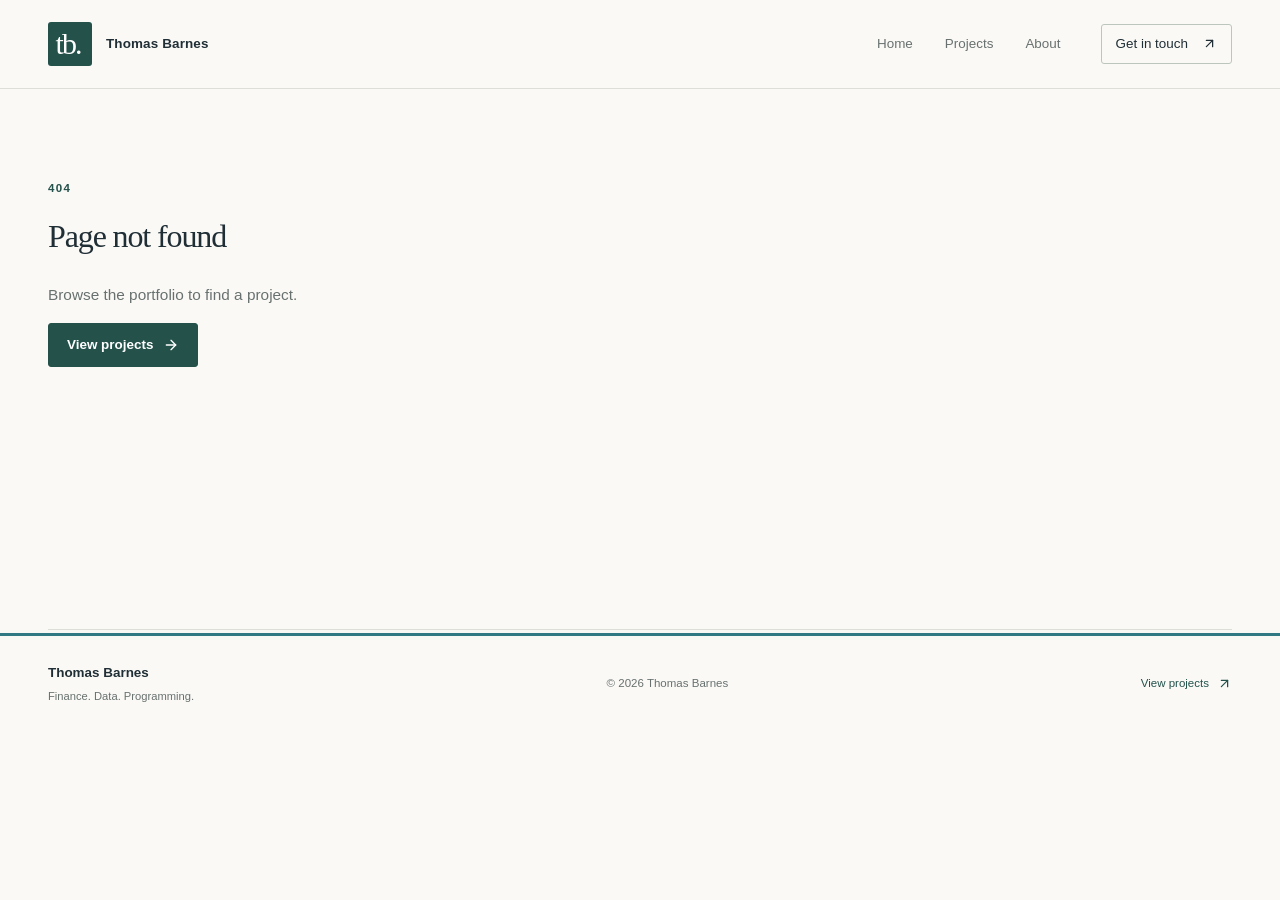
<file: index.html>
<!doctype html>
<html lang="en"><head><meta charset="UTF-8"/><meta name="viewport" content="width=device-width,initial-scale=1"/><meta name="theme-color" content="#183d3c"/><meta name="description" content="Thomas Barnes — a portfolio of financial modelling, data analysis, and programming."/><link rel="icon" href="/favicon.svg"/><title>Thomas Barnes | Portfolio</title>  <script type="module" crossorigin src="/assets/index-CCsV91L8.js"></script>
  <link rel="stylesheet" crossorigin href="/assets/index-BCvNbfky.css">
</head><body><div id="root"></div></body></html>
</file>
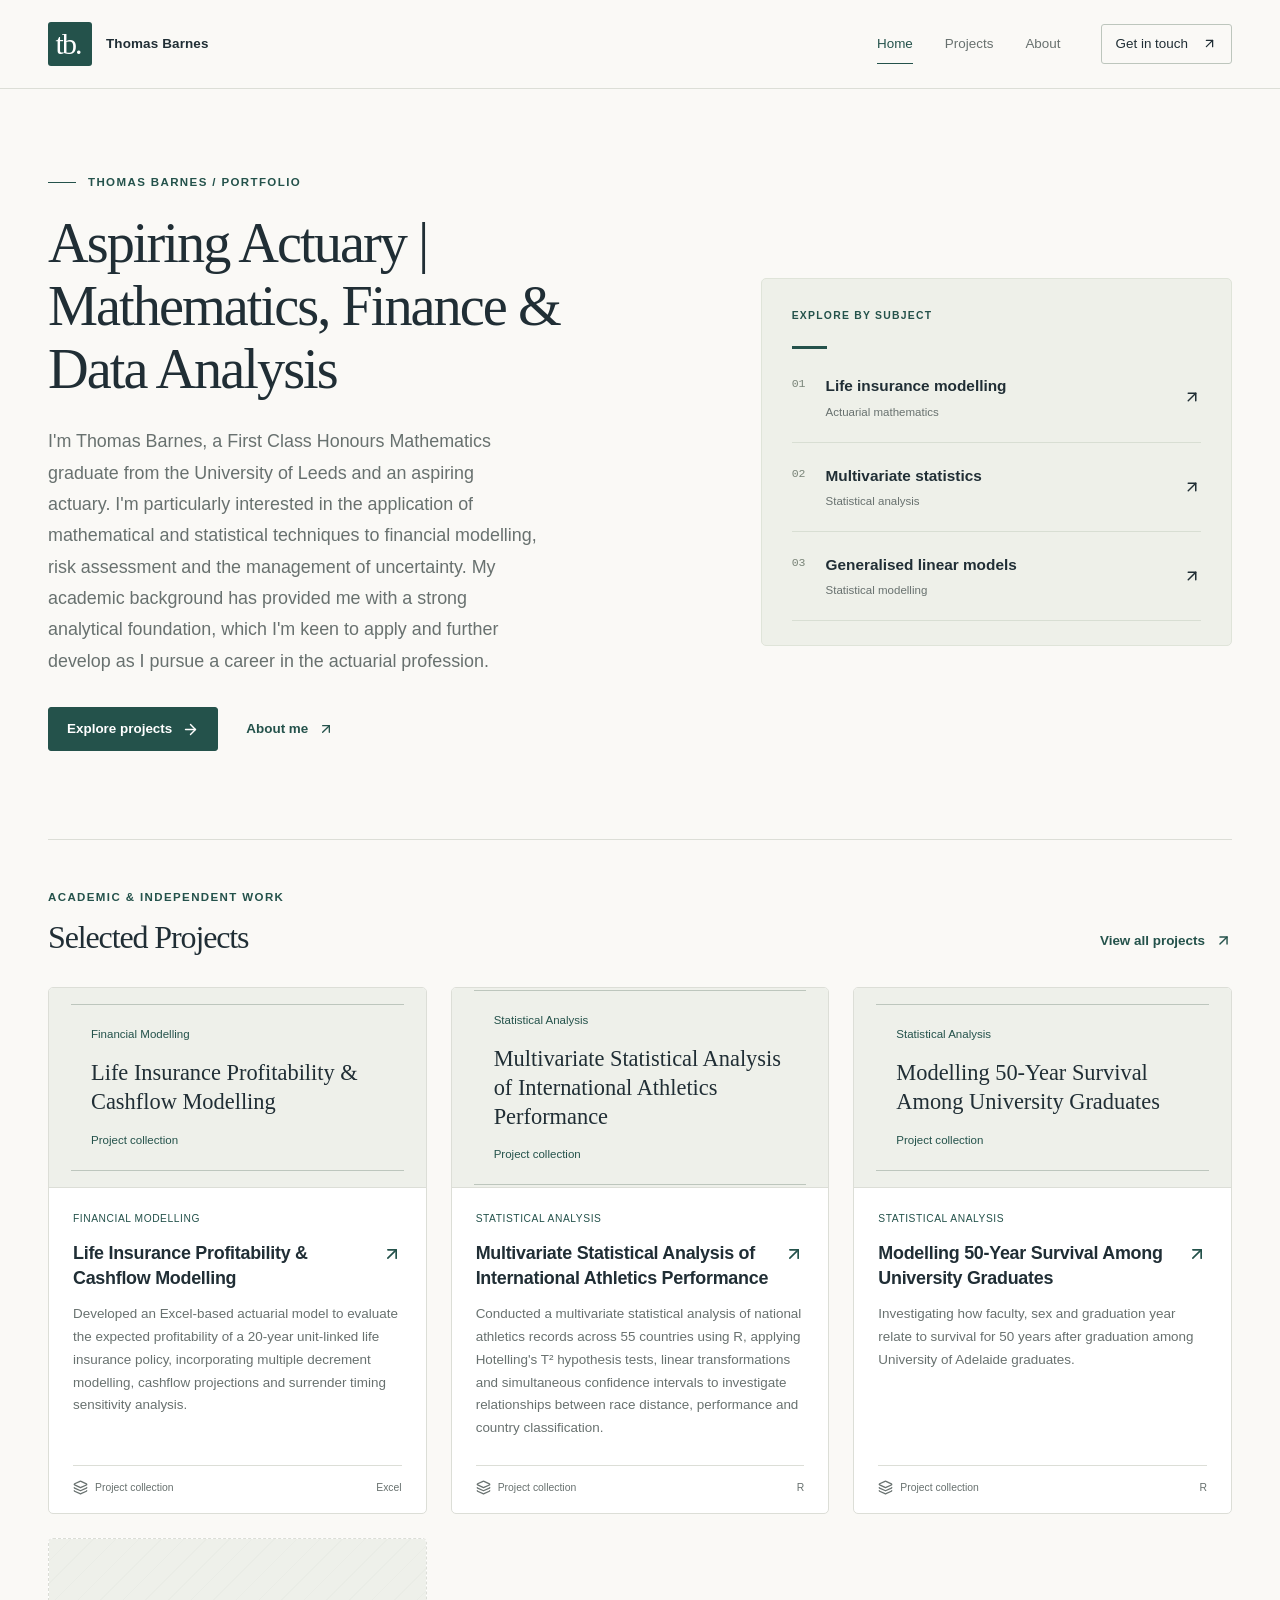
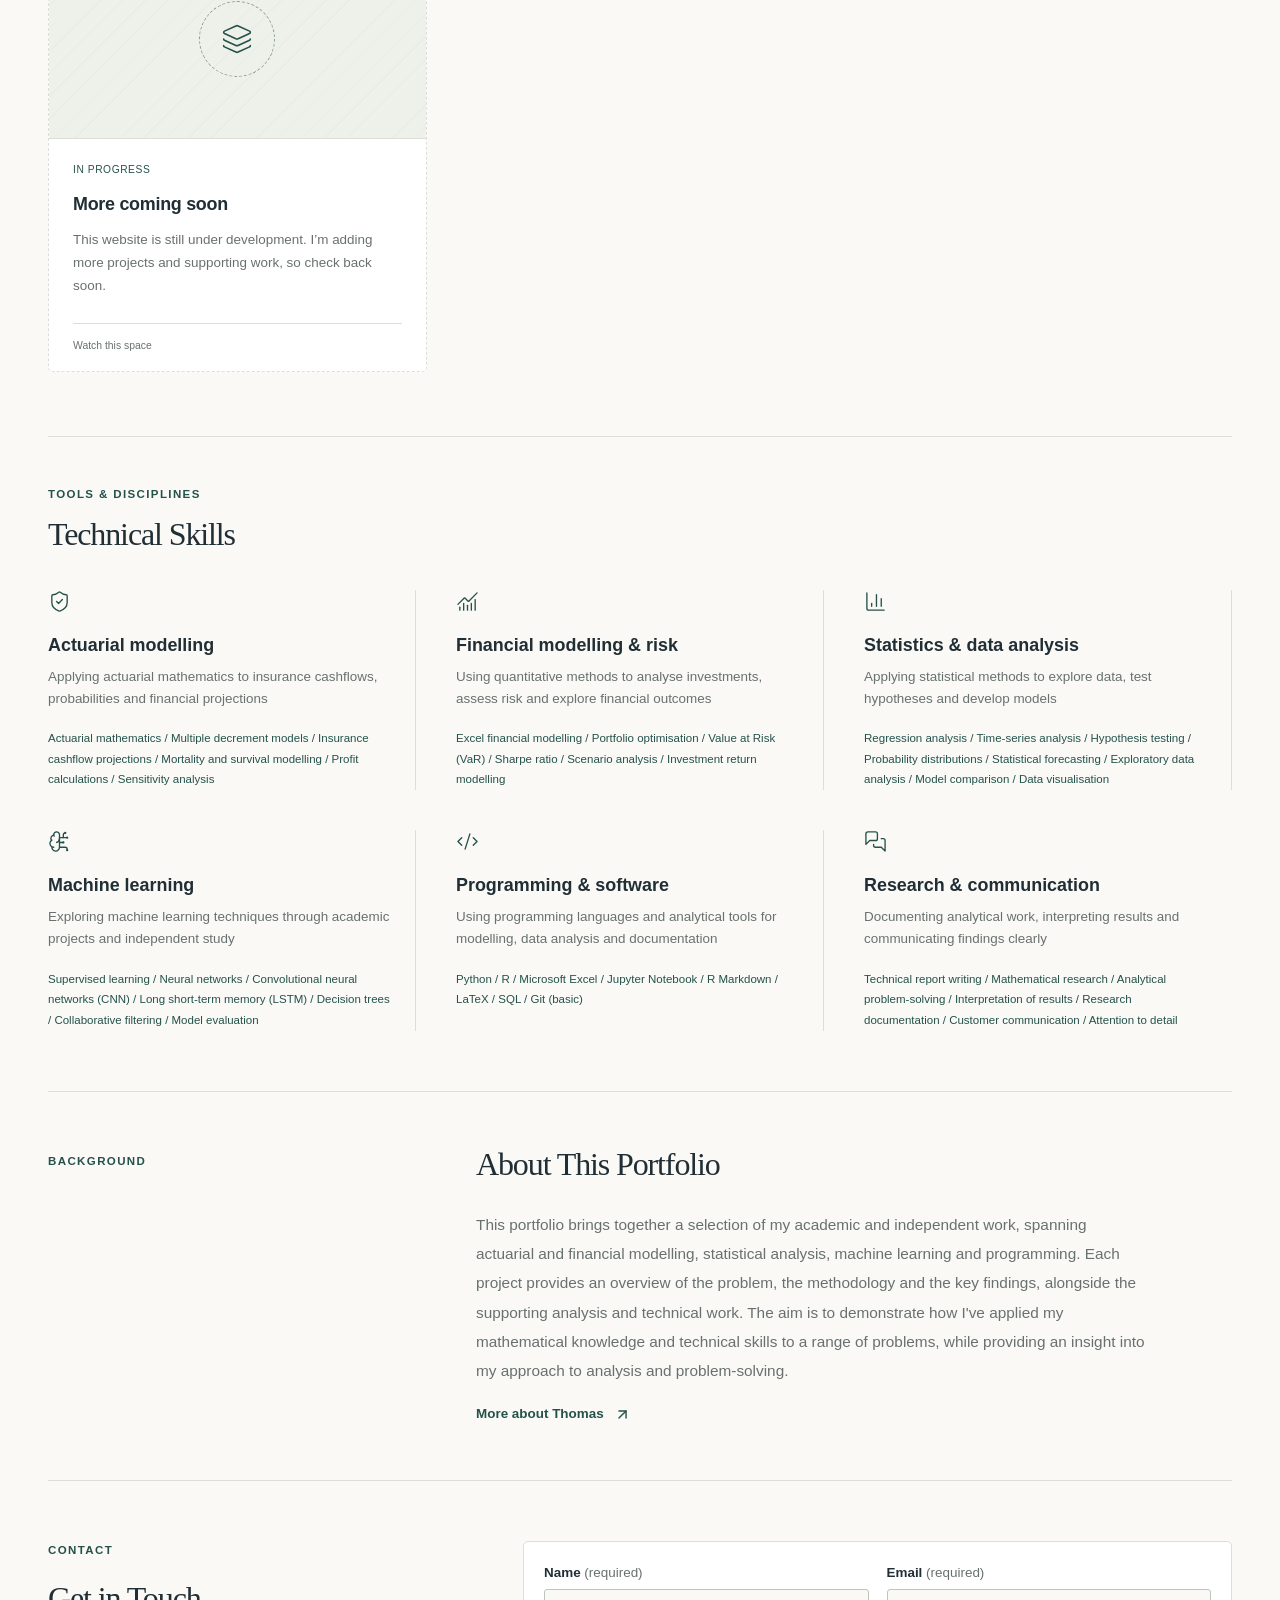
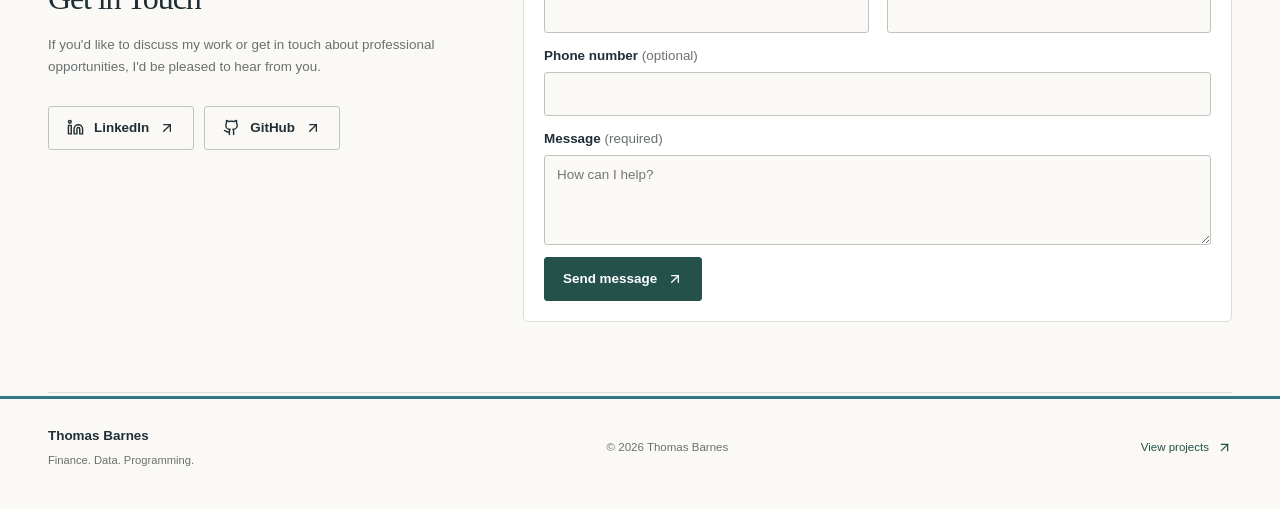
<file: cv/index.html>
<!doctype html>
<html lang="en"><head><meta charset="utf-8"><title>Redirecting to Thomas Barnes</title>
<script>location.replace("/" + location.search + location.hash)</script>
<meta http-equiv="refresh" content="0;url=/"></head>
<body><a href="/">Continue to the main site</a></body></html>
</file>
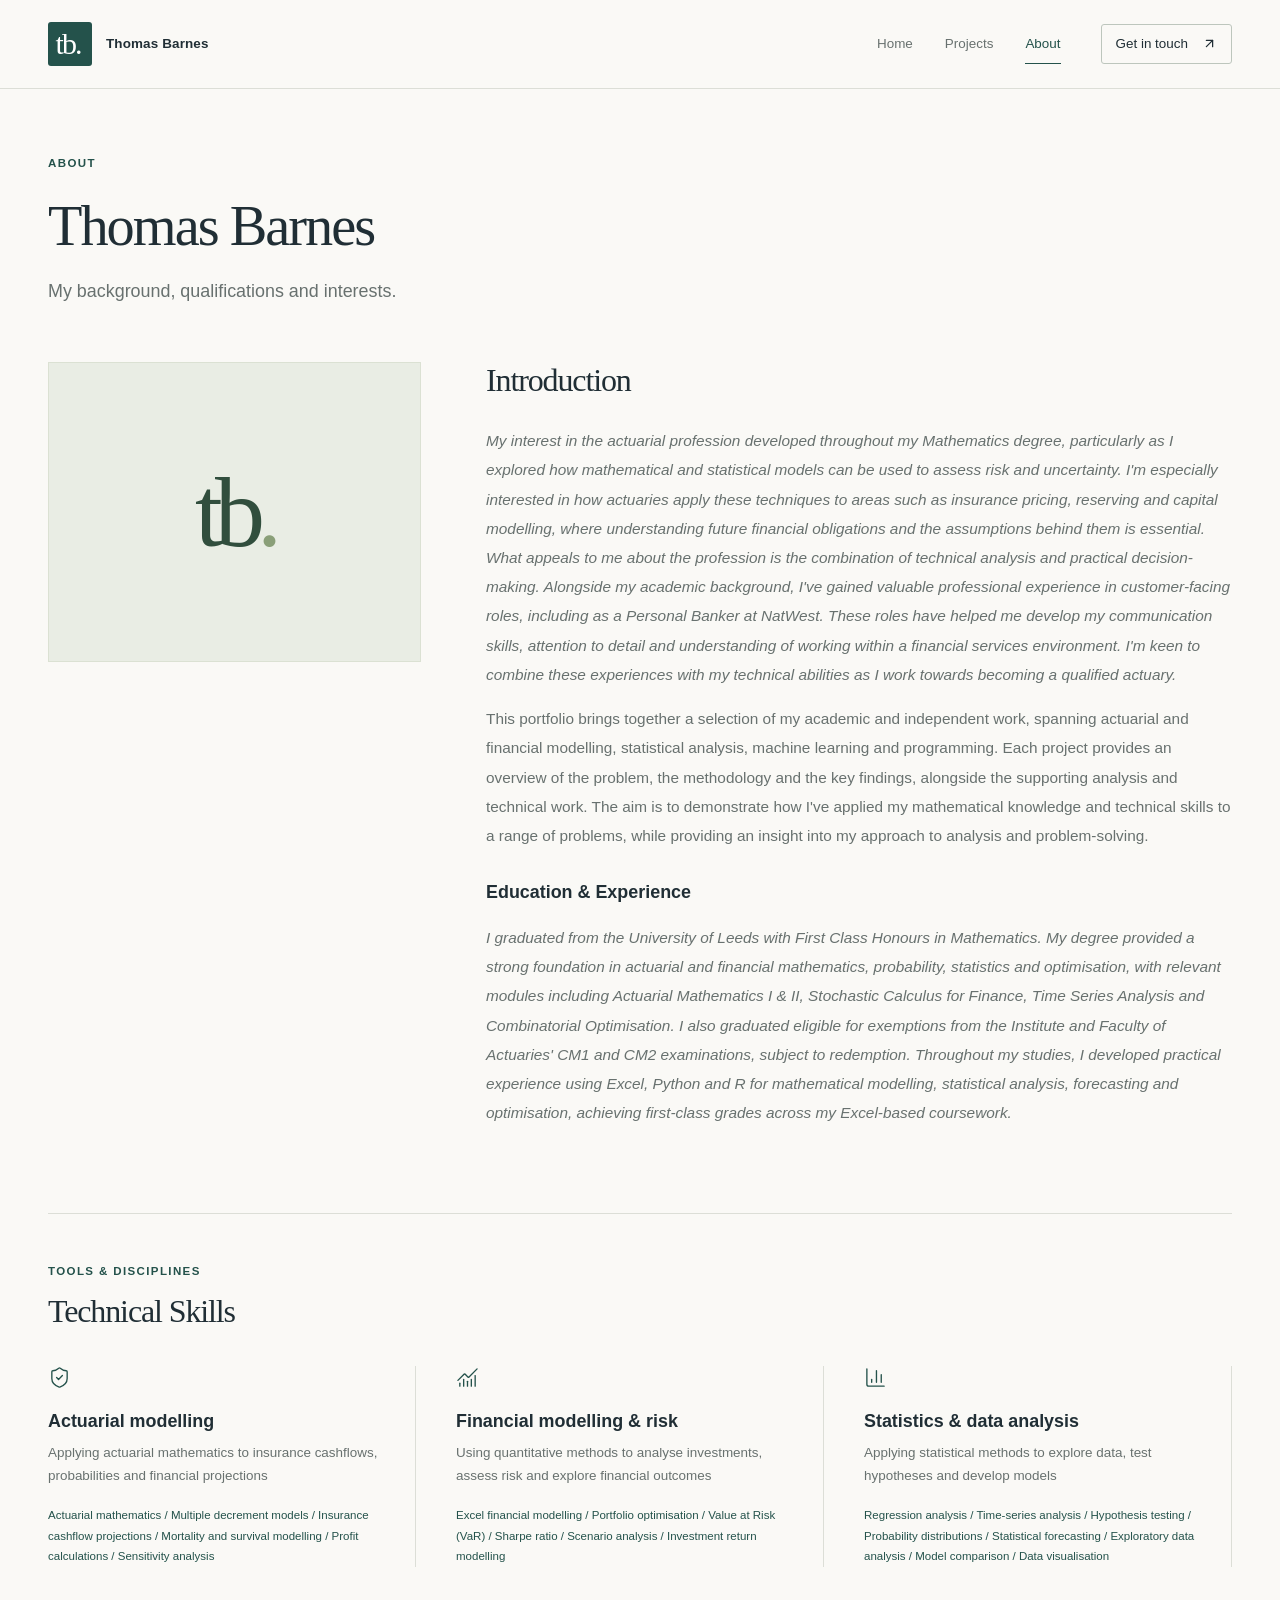
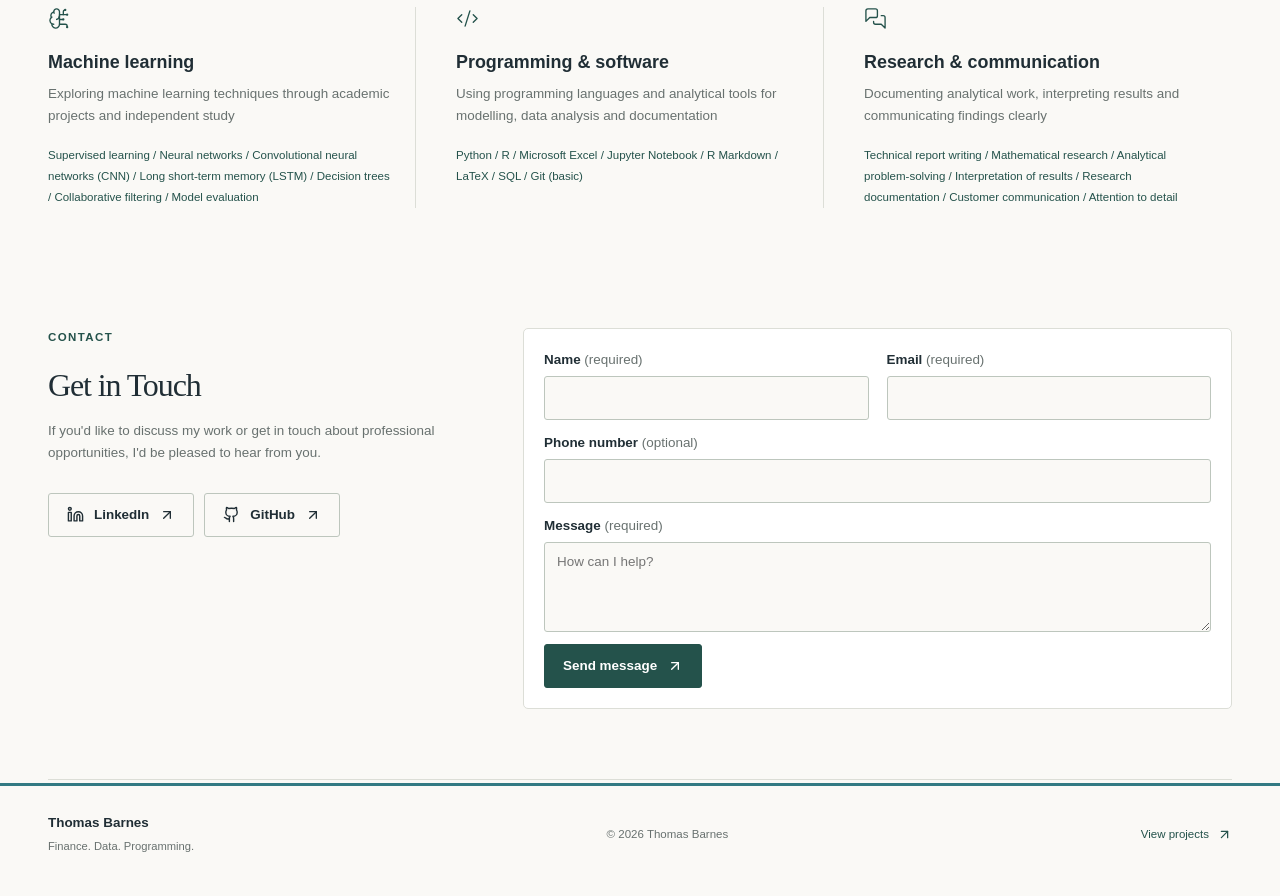
<file: cv/about/index.html>
<!doctype html>
<html lang="en"><head><meta charset="utf-8"><title>Redirecting to Thomas Barnes</title>
<script>location.replace("/about" + location.search + location.hash)</script>
<meta http-equiv="refresh" content="0;url=/about"></head>
<body><a href="/about">Continue to the main site</a></body></html>
</file>
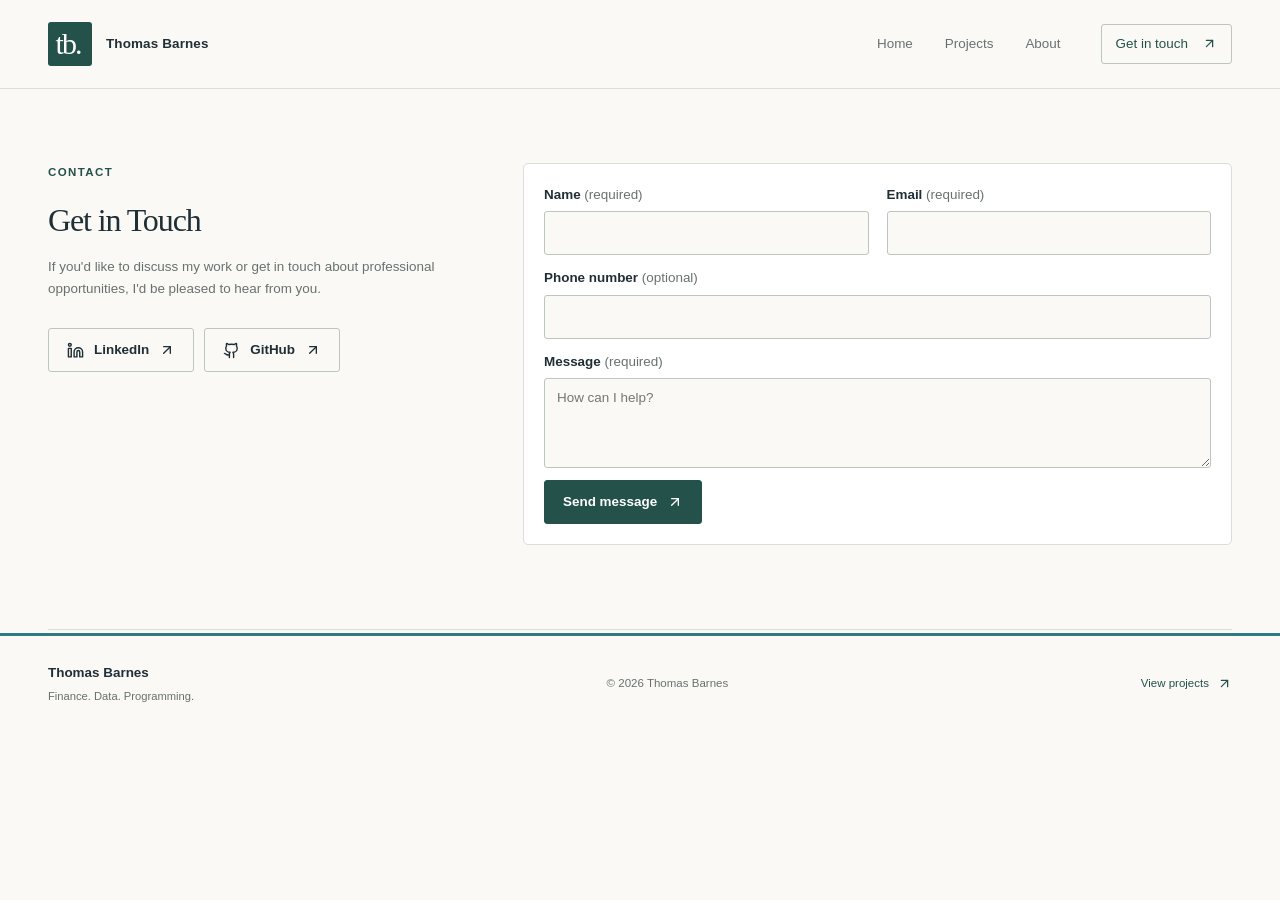
<file: cv/contact/index.html>
<!doctype html>
<html lang="en"><head><meta charset="utf-8"><title>Redirecting to Thomas Barnes</title>
<script>location.replace("/contact" + location.search + location.hash)</script>
<meta http-equiv="refresh" content="0;url=/contact"></head>
<body><a href="/contact">Continue to the main site</a></body></html>
</file>
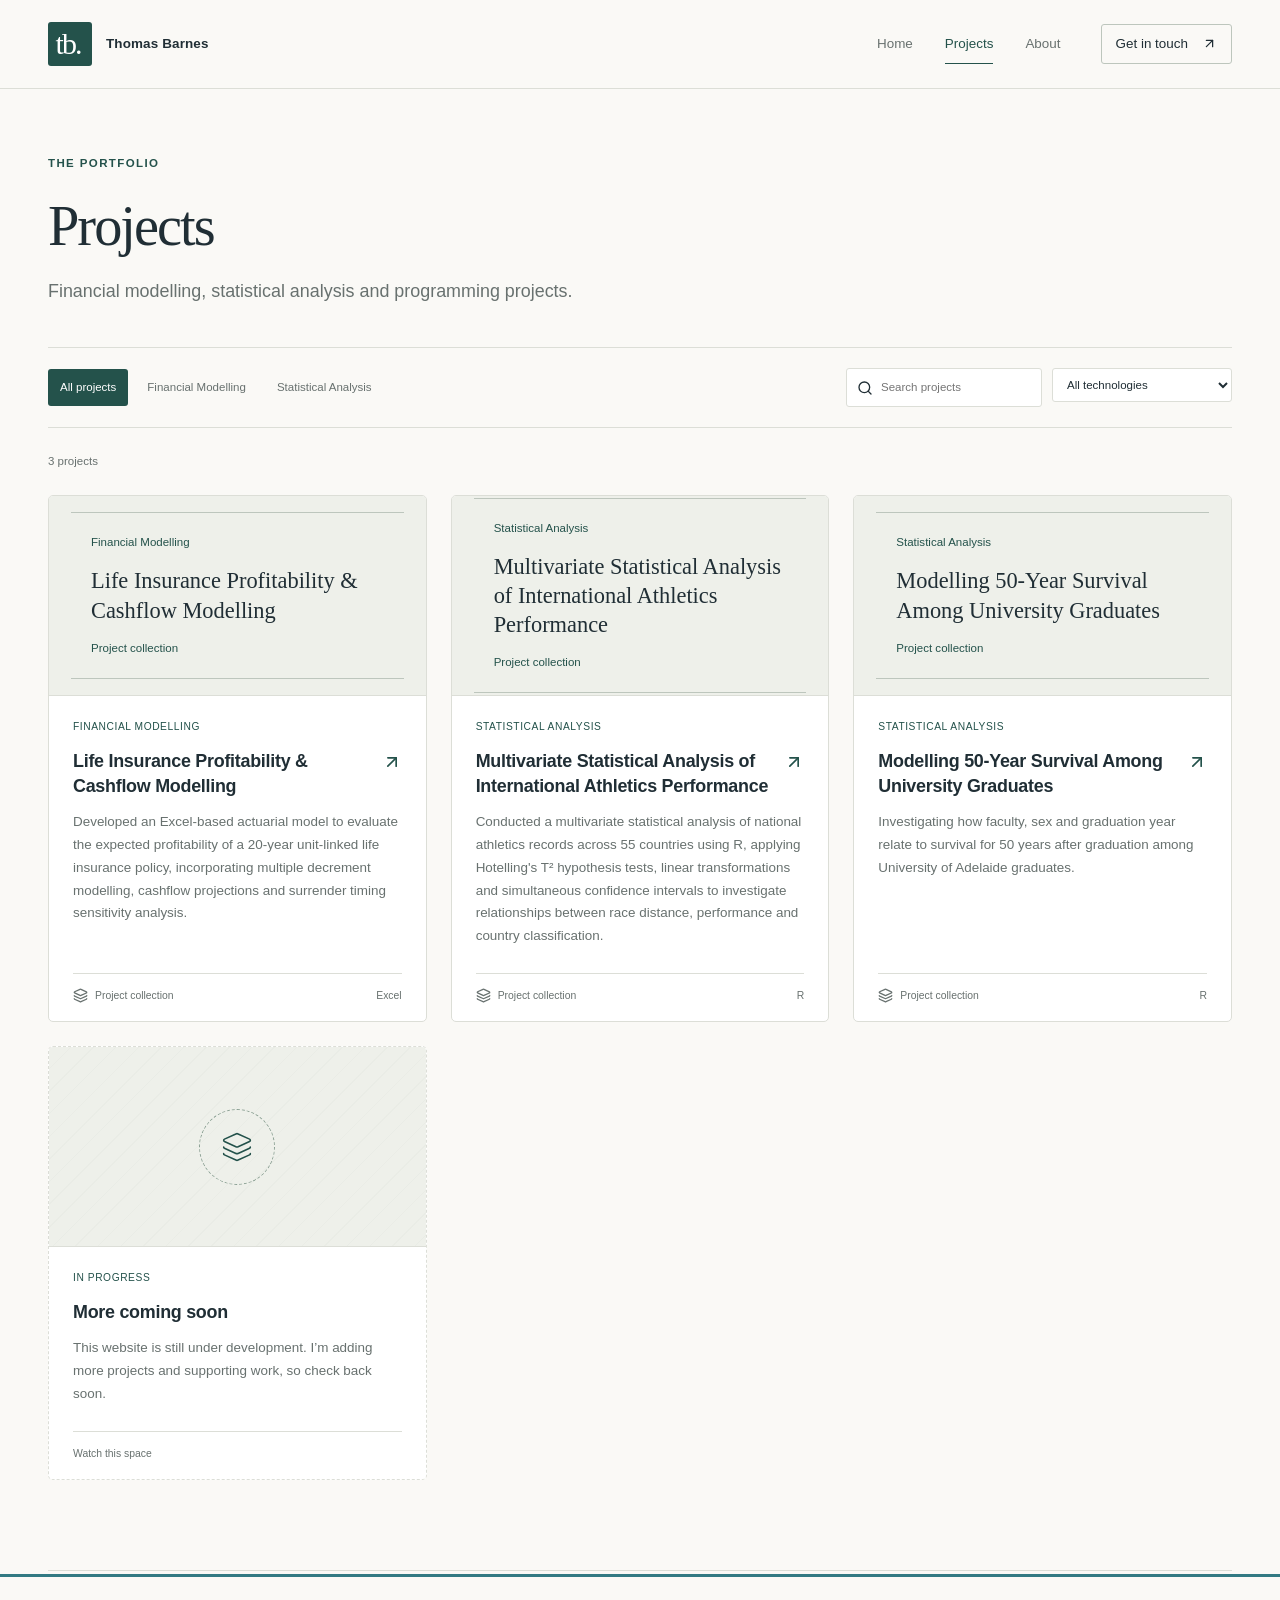
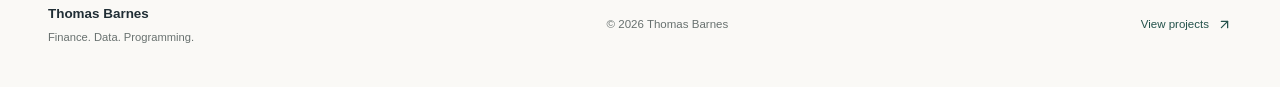
<file: cv/projects/index.html>
<!doctype html>
<html lang="en"><head><meta charset="utf-8"><title>Redirecting to Thomas Barnes</title>
<script>location.replace("/projects" + location.search + location.hash)</script>
<meta http-equiv="refresh" content="0;url=/projects"></head>
<body><a href="/projects">Continue to the main site</a></body></html>
</file>
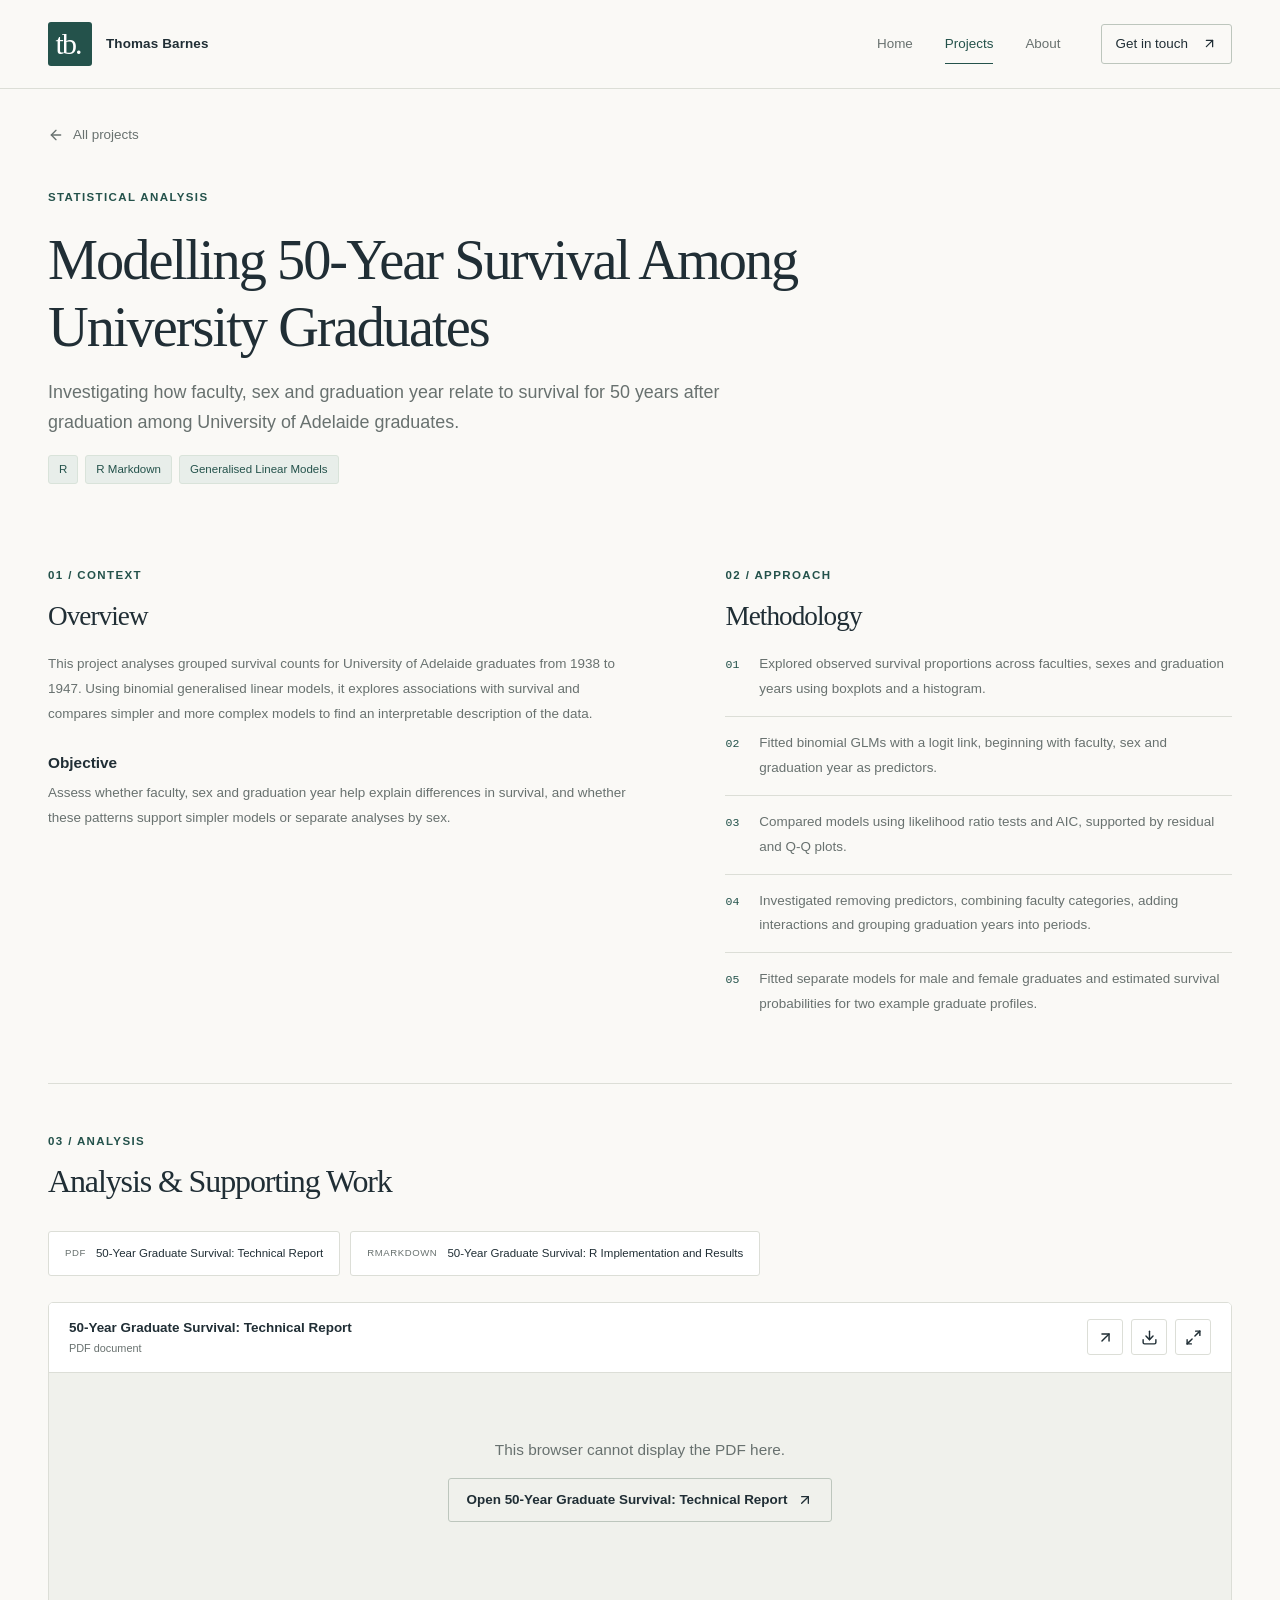
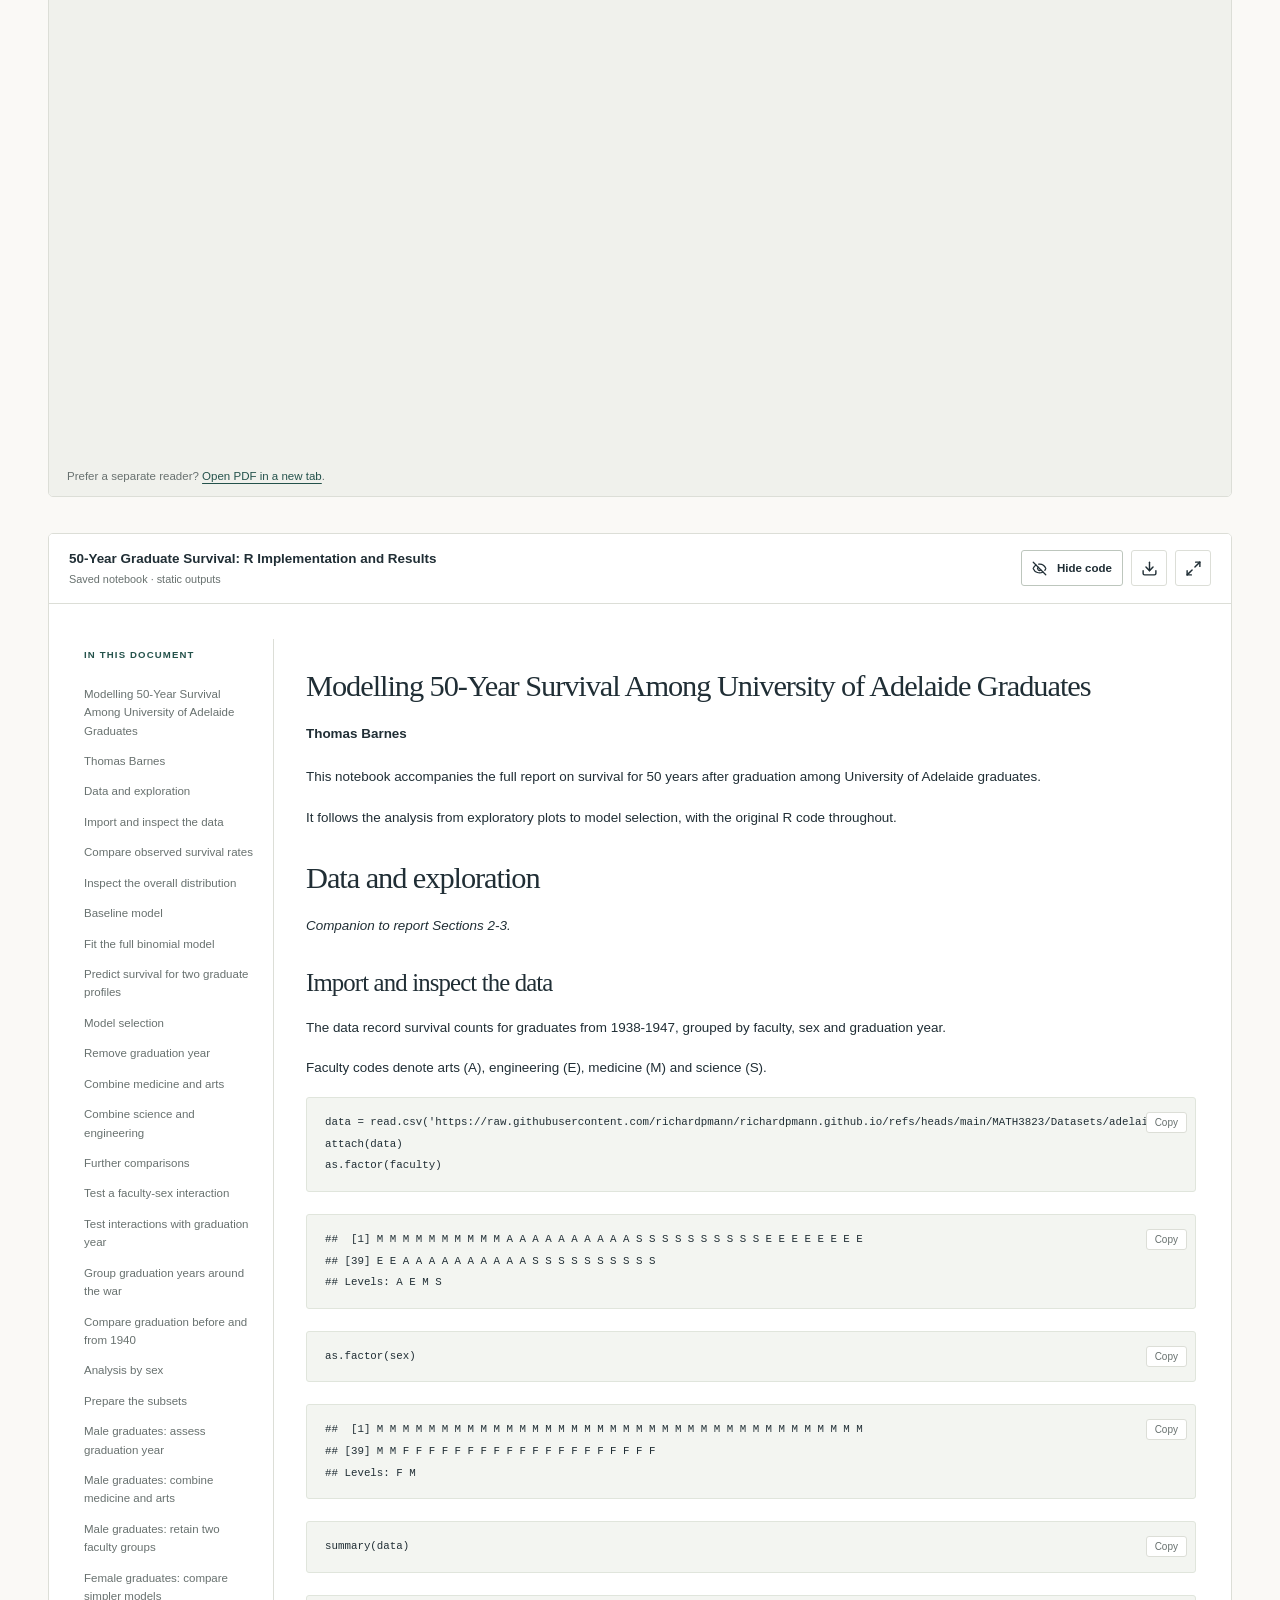
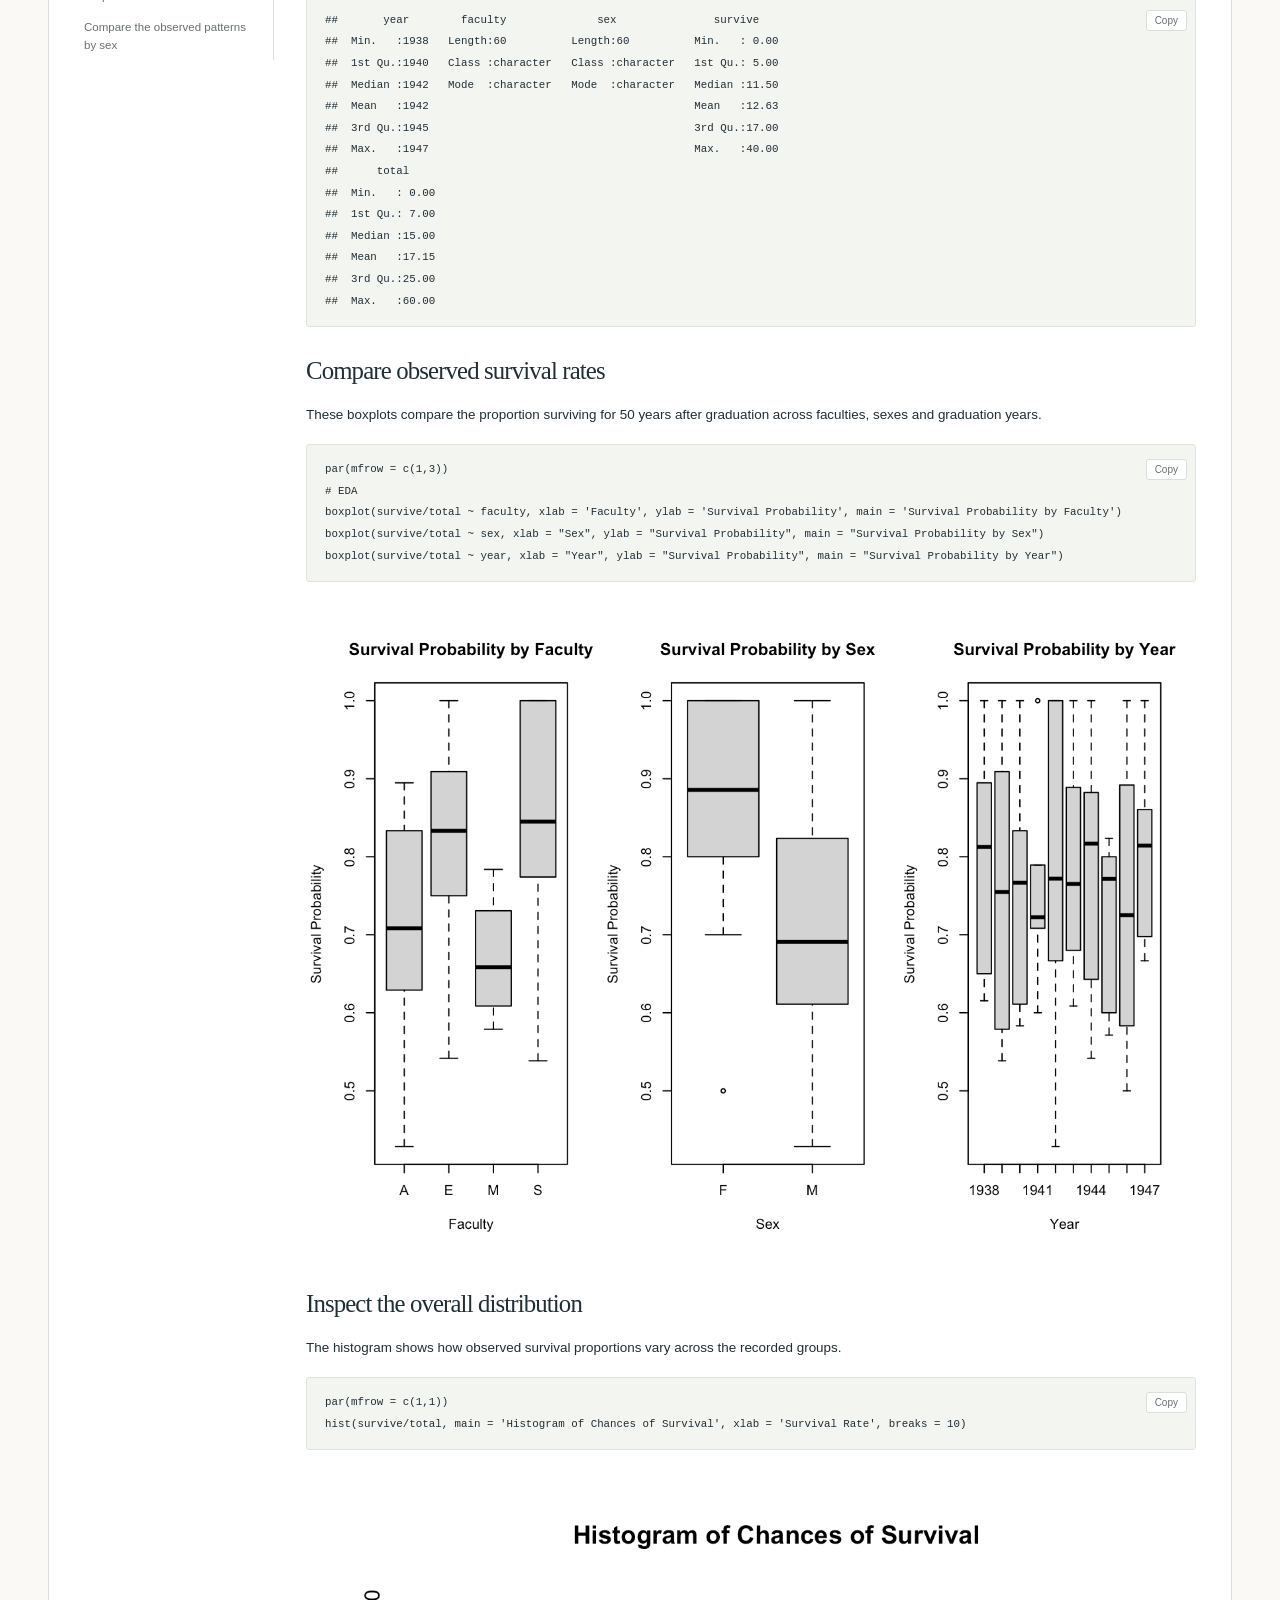
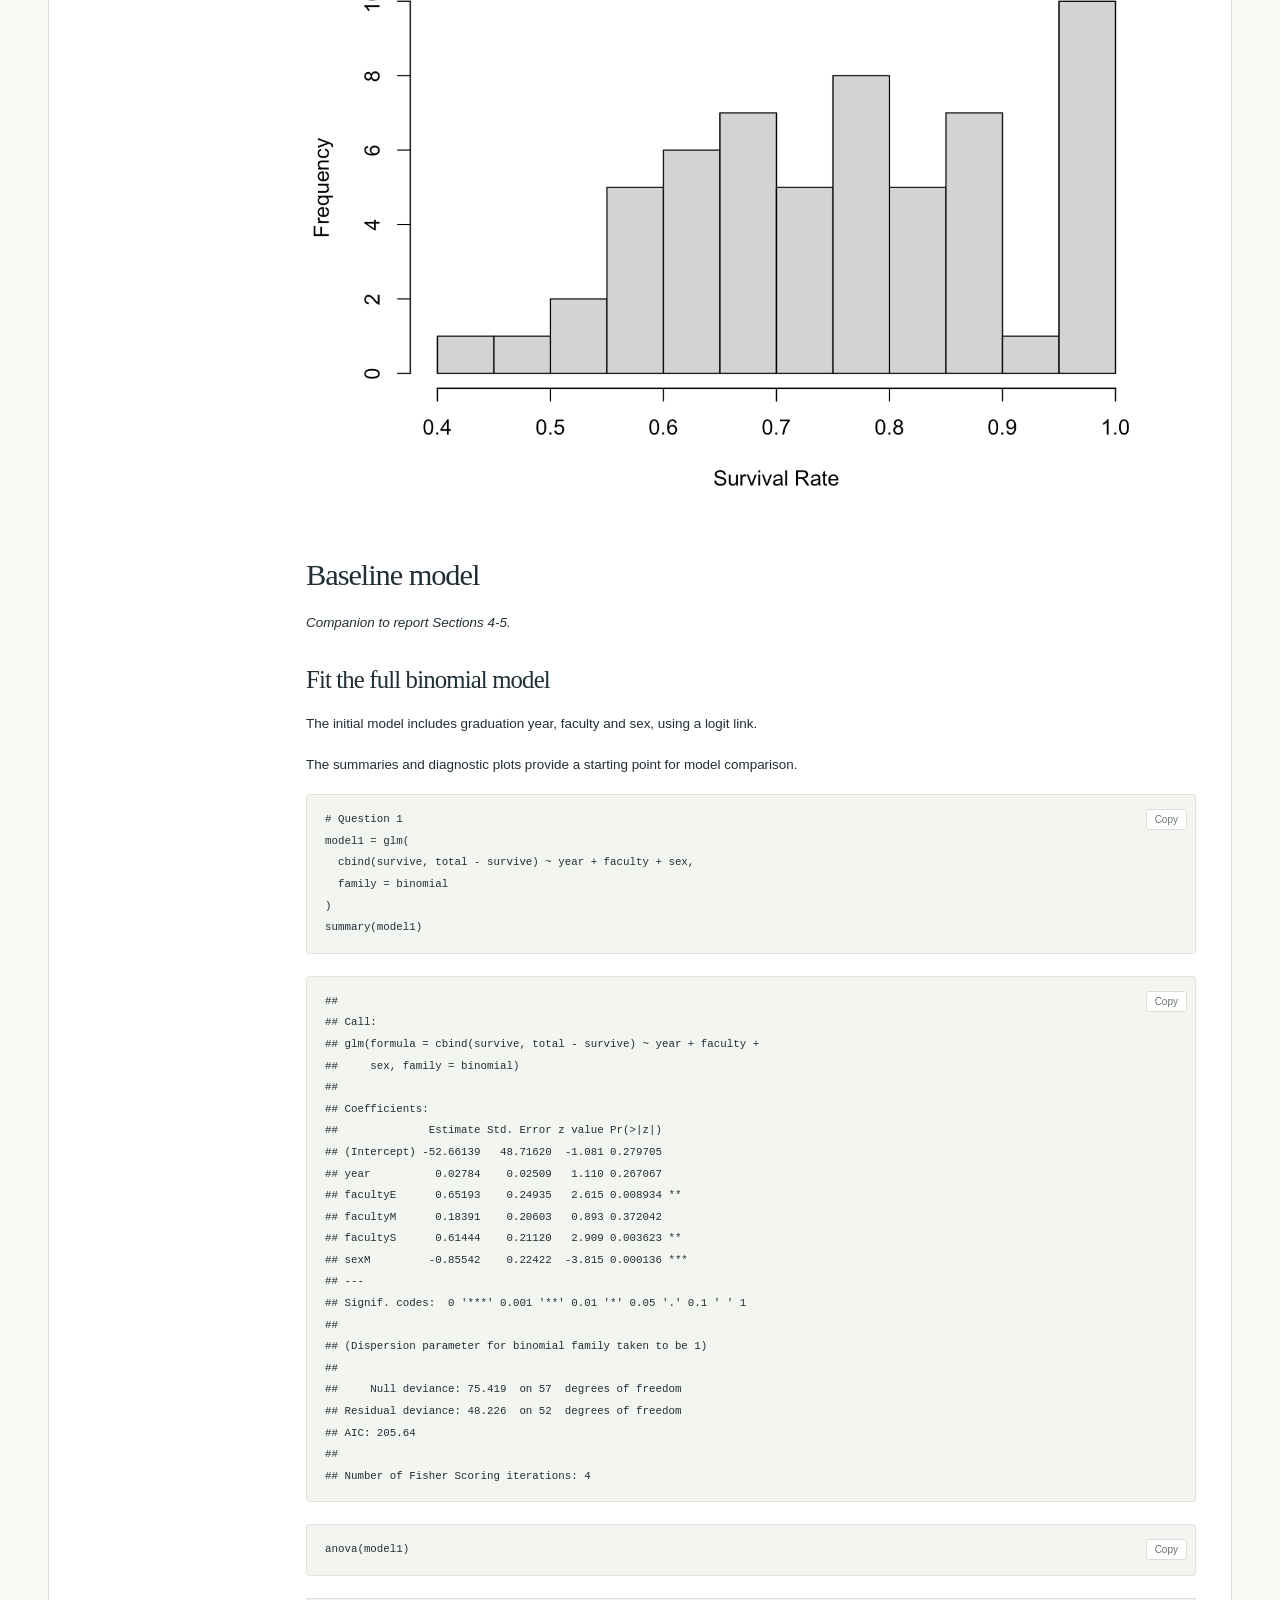
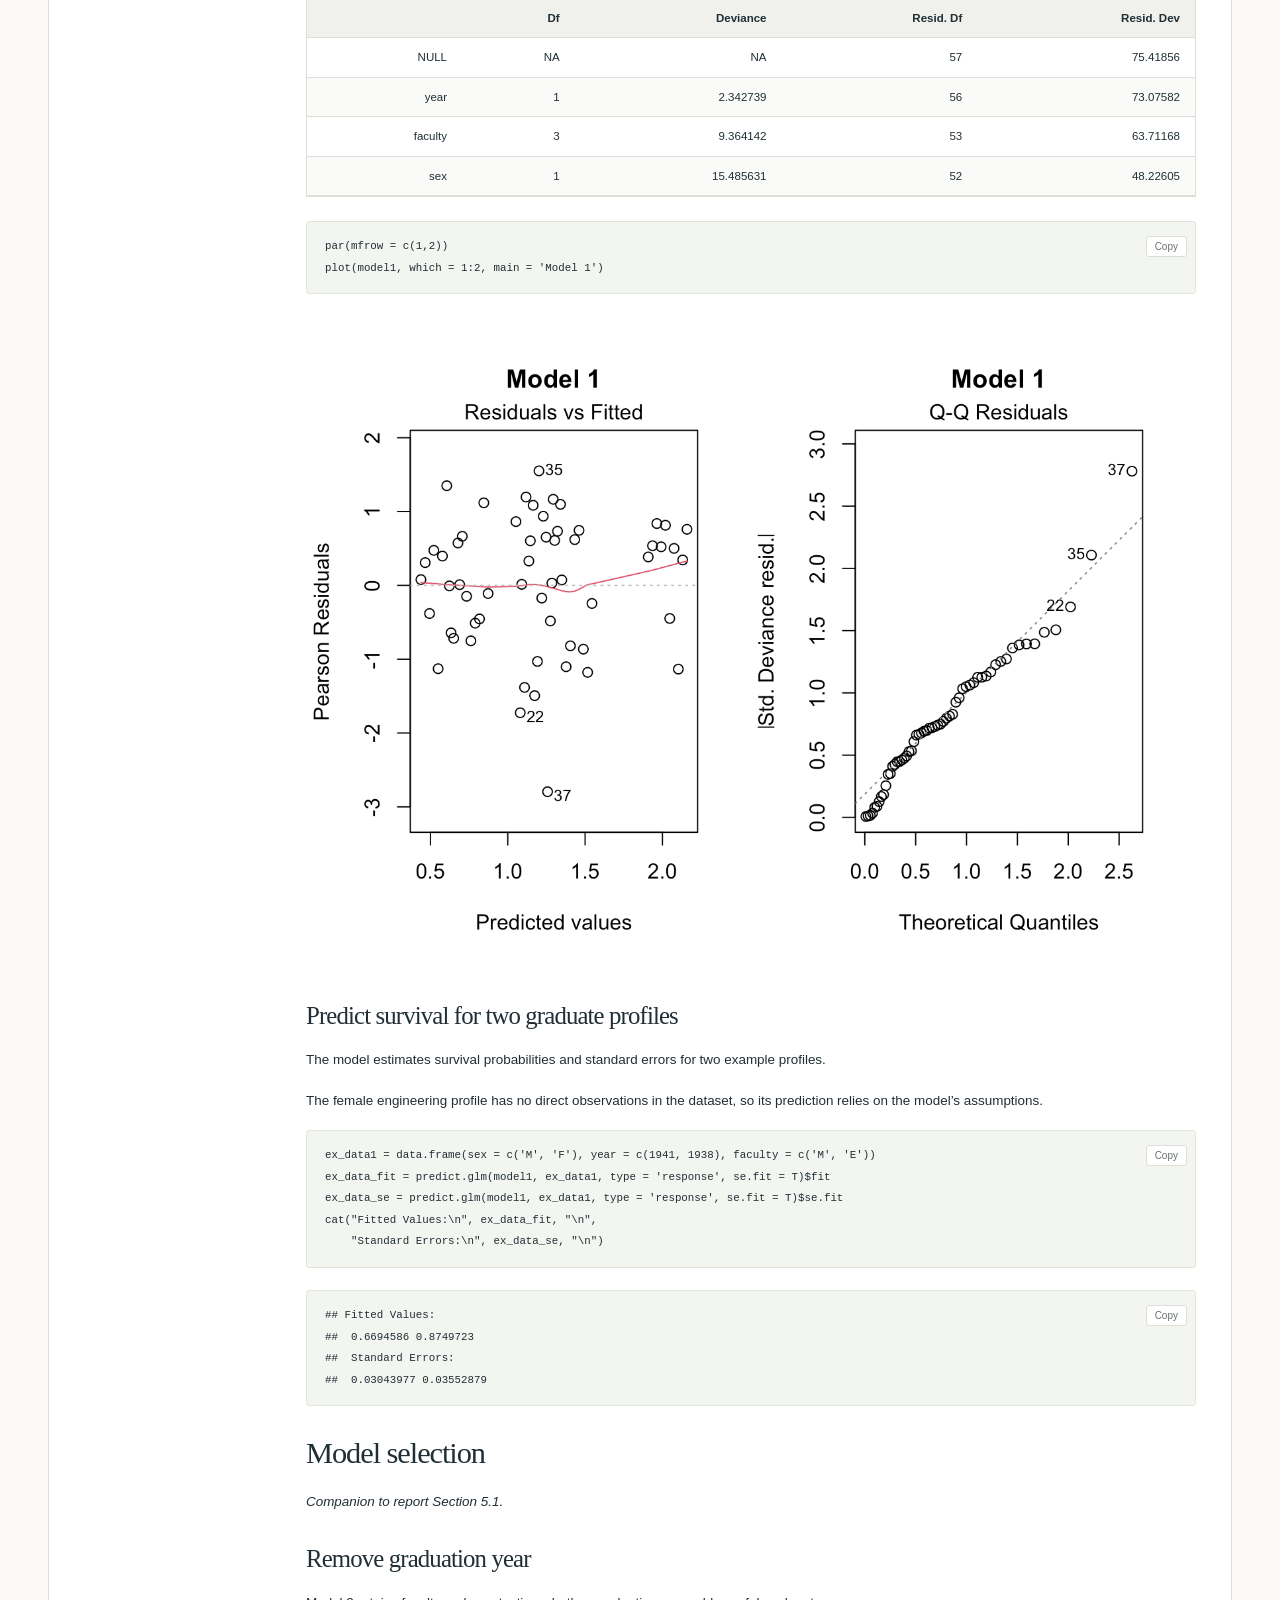
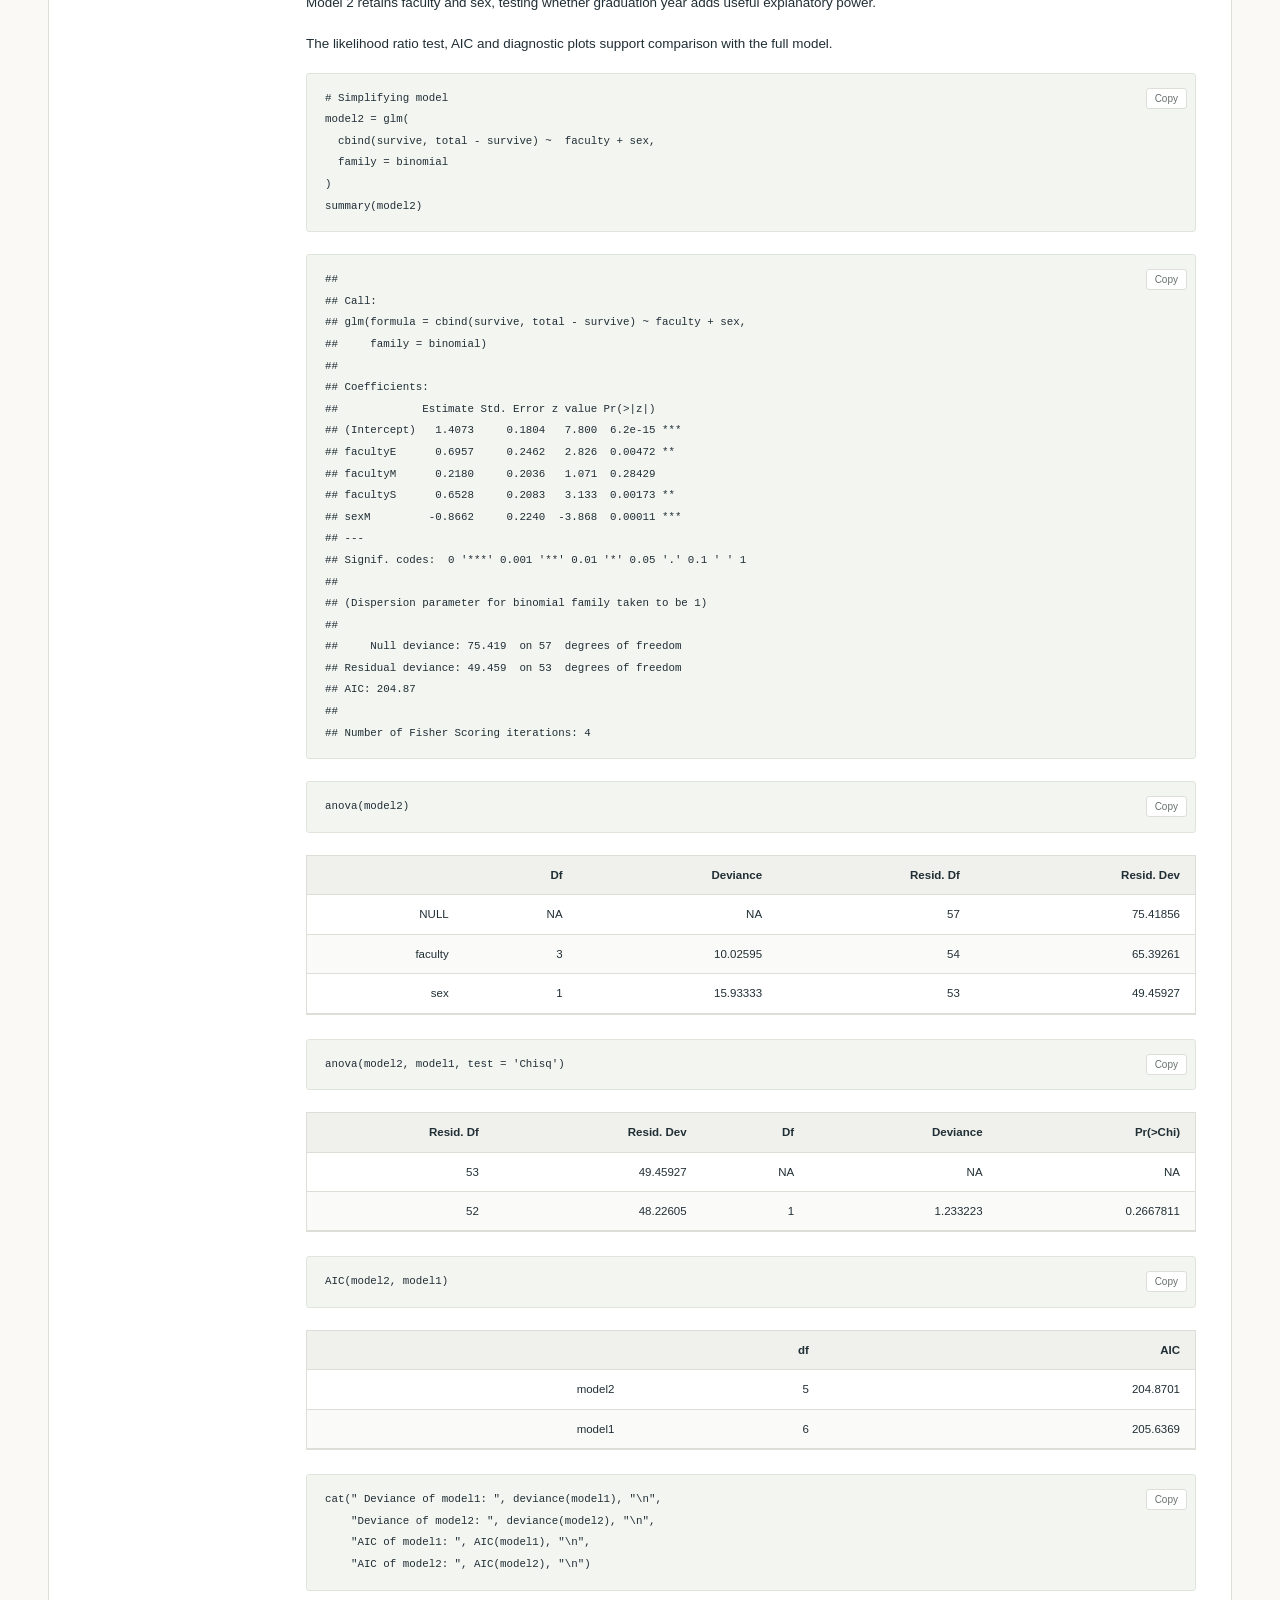
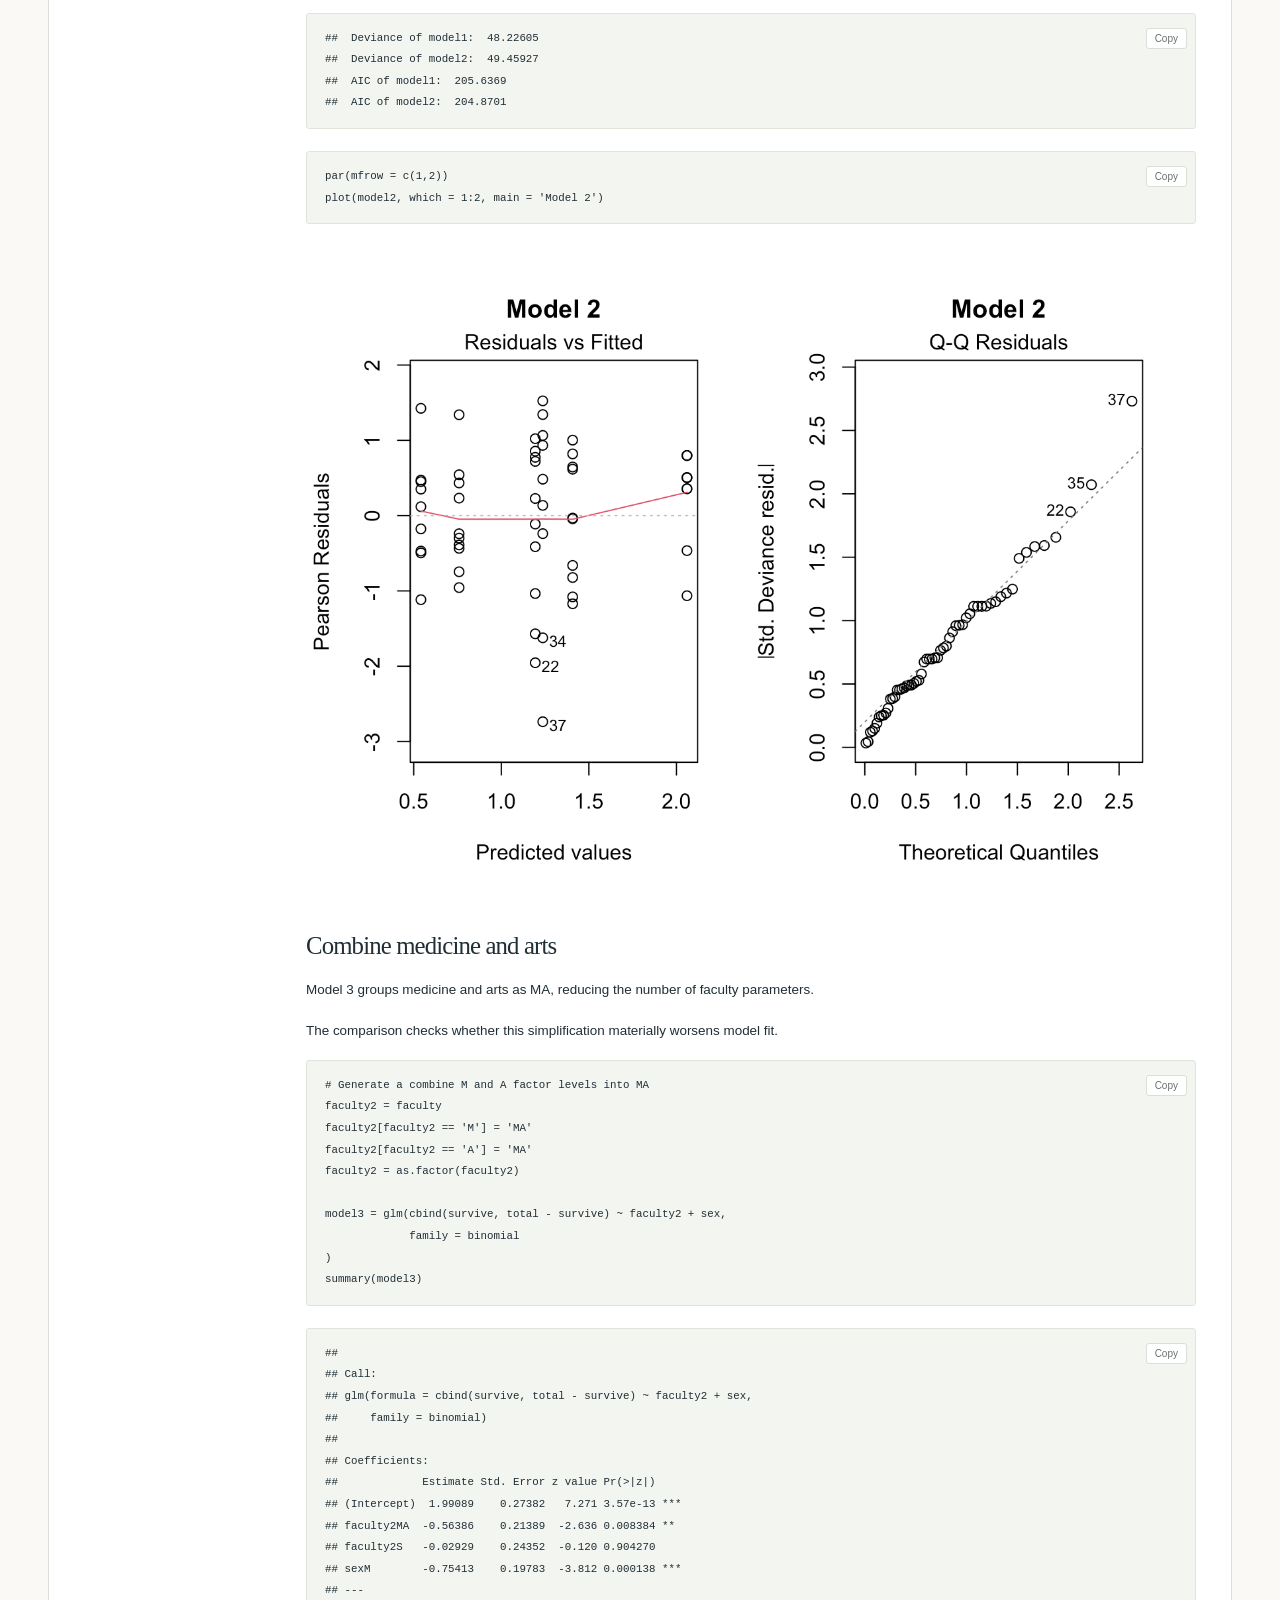
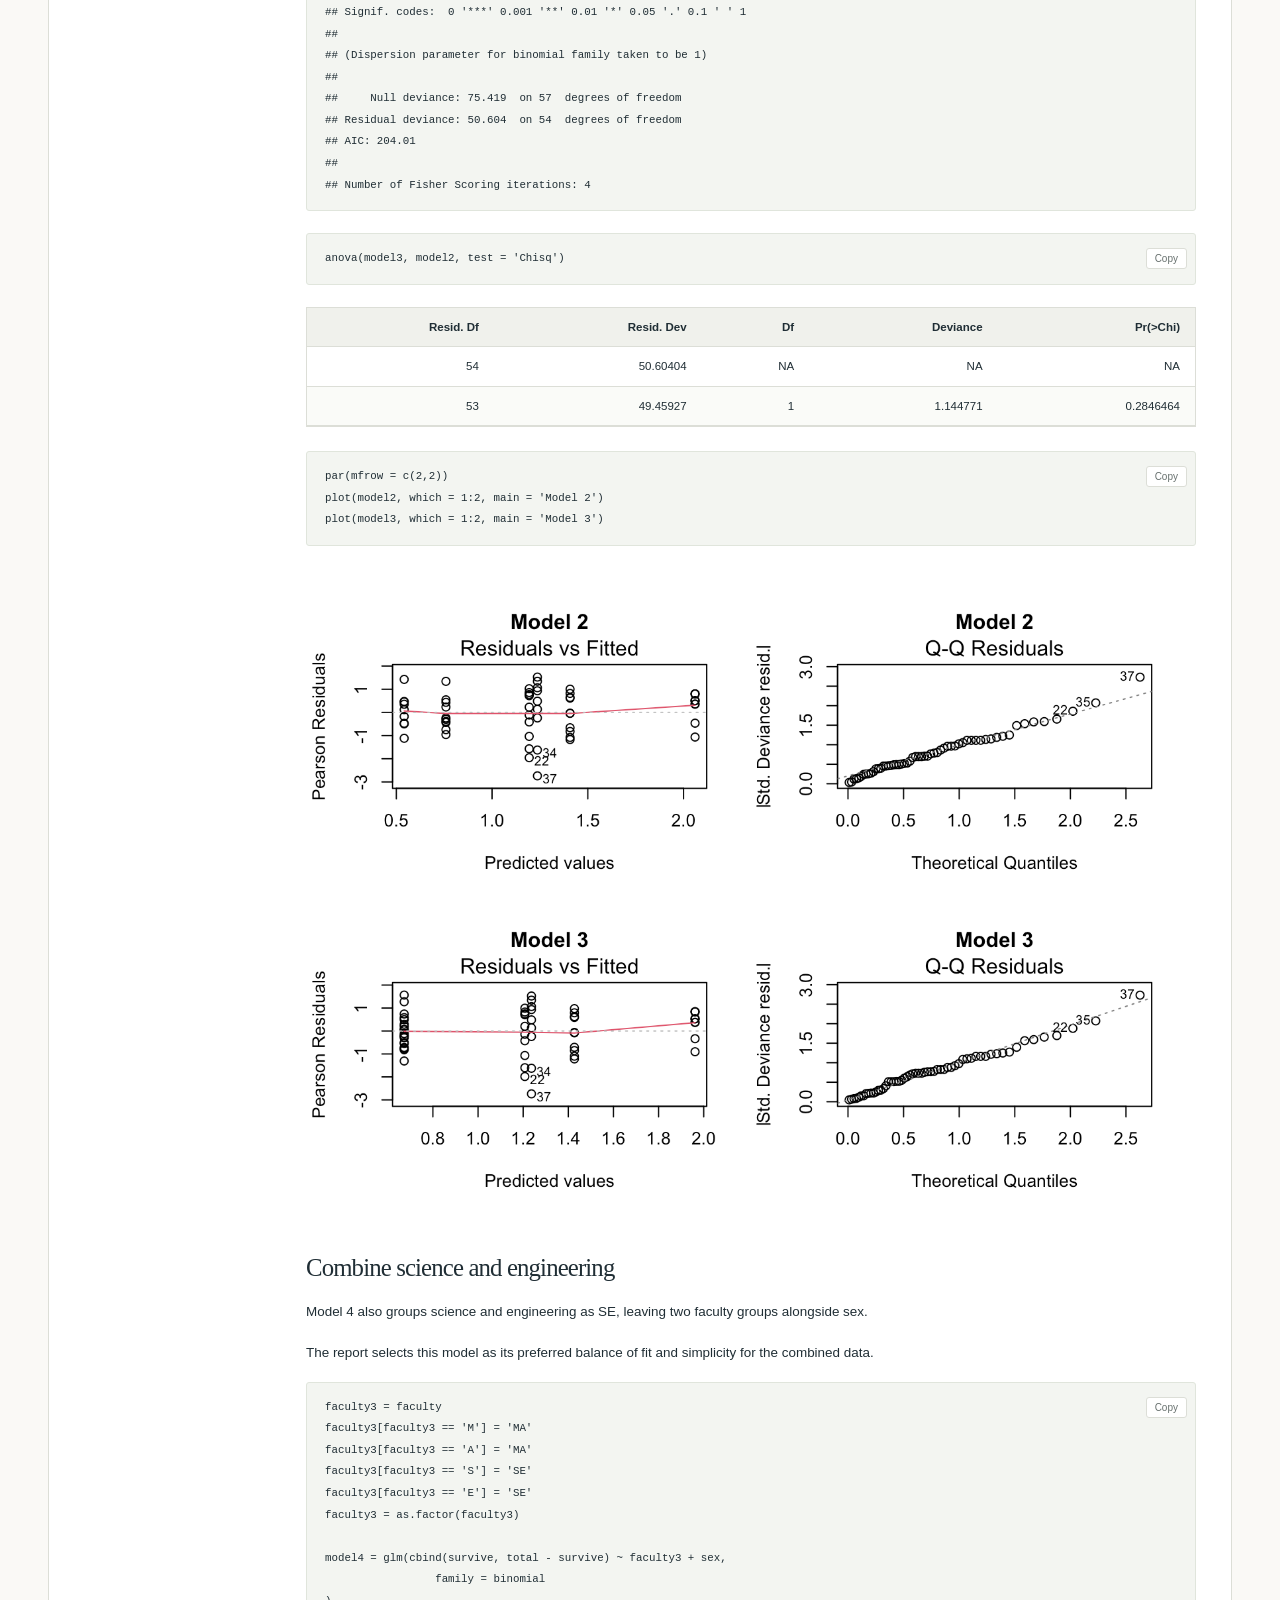
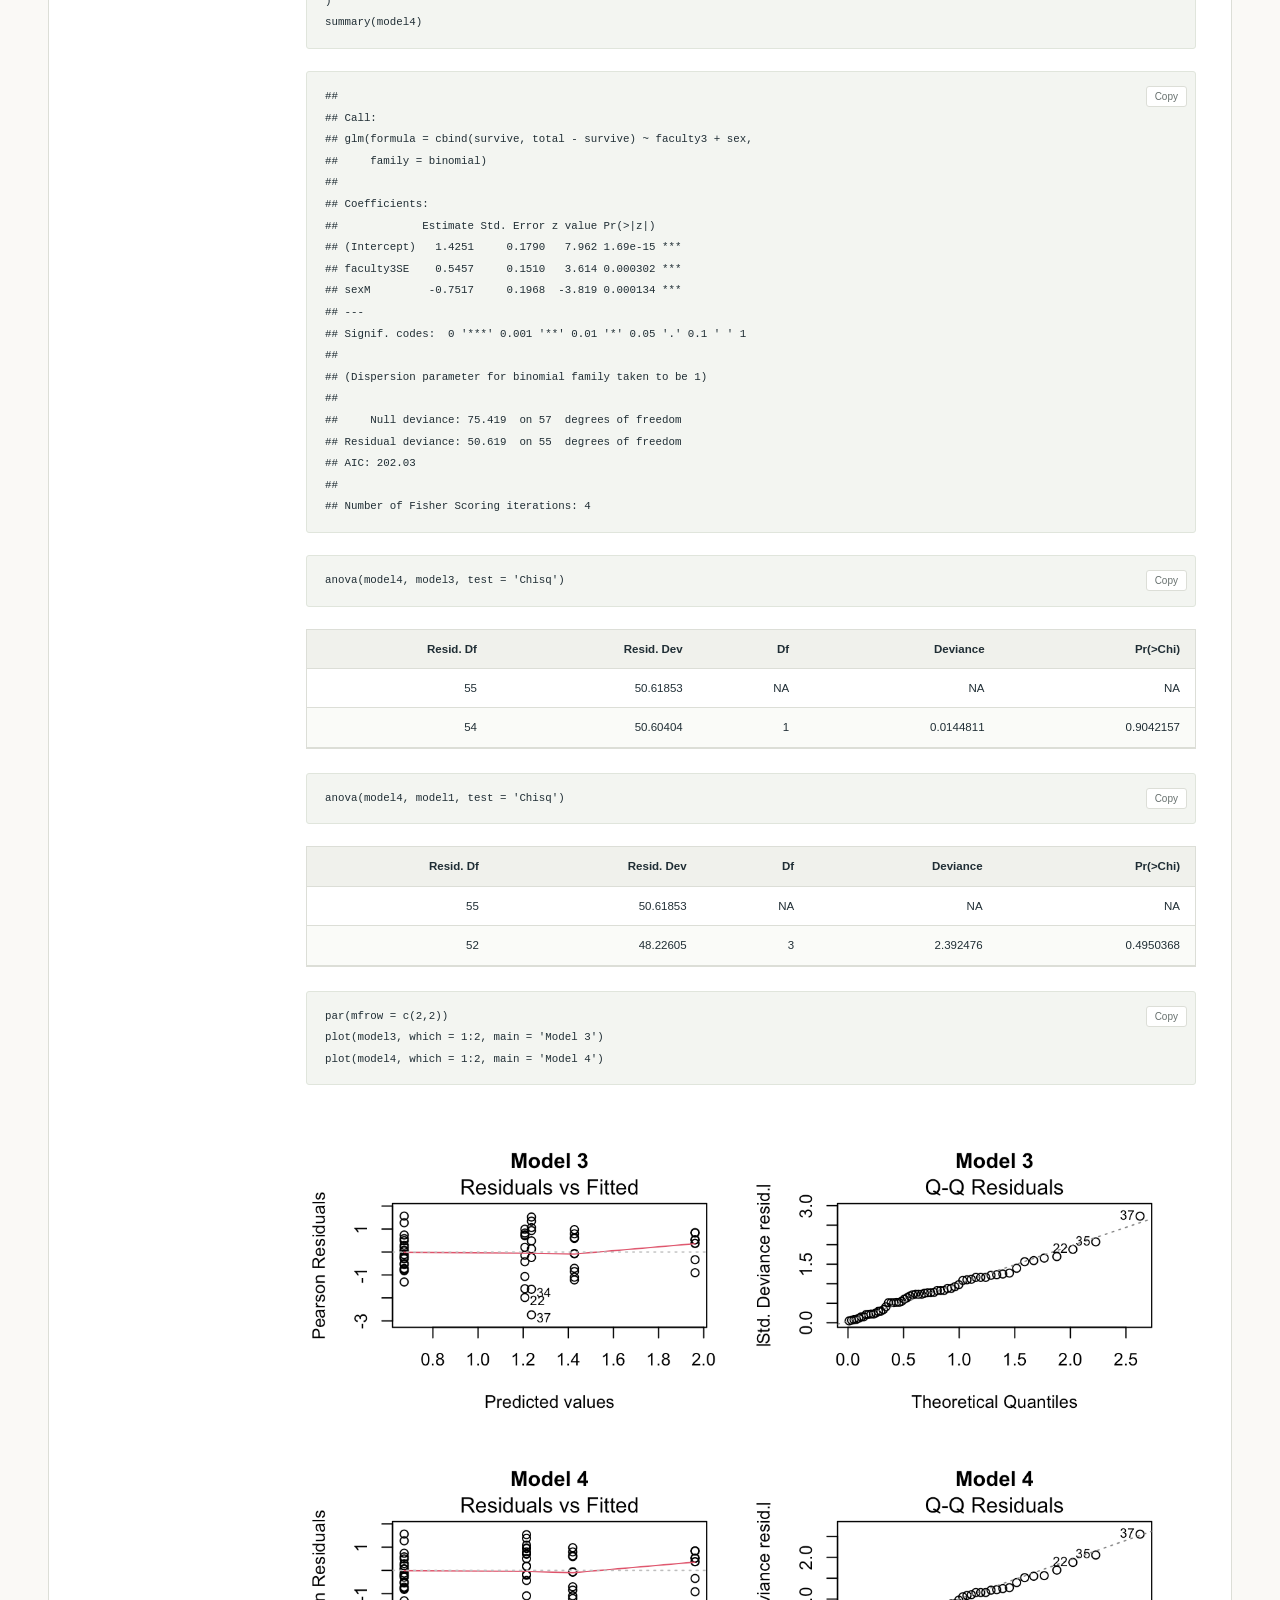
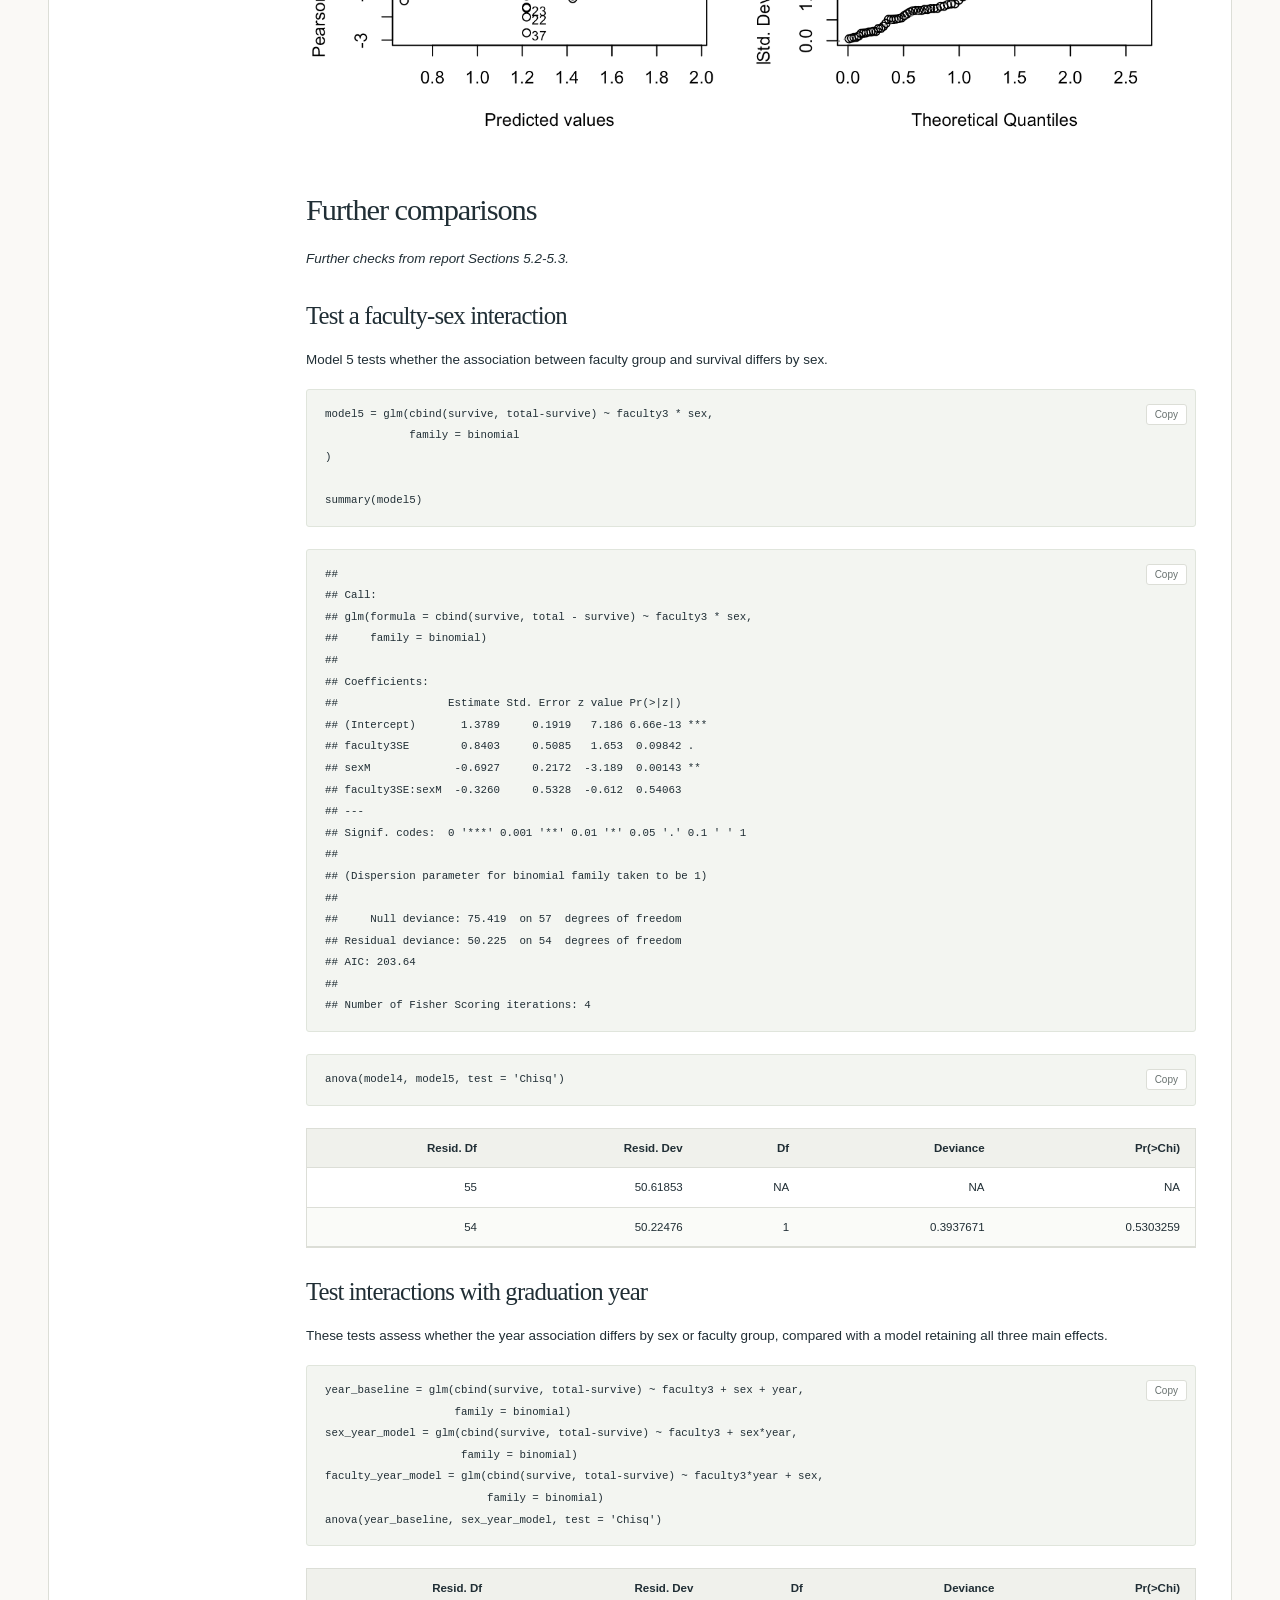
<file: cv/projects/generalised-linear-models/index.html>
<!doctype html>
<html lang="en"><head><meta charset="utf-8"><title>Redirecting to Thomas Barnes</title>
<script>location.replace("/projects/generalised-linear-models" + location.search + location.hash)</script>
<meta http-equiv="refresh" content="0;url=/projects/generalised-linear-models"></head>
<body><a href="/projects/generalised-linear-models">Continue to the main site</a></body></html>
</file>
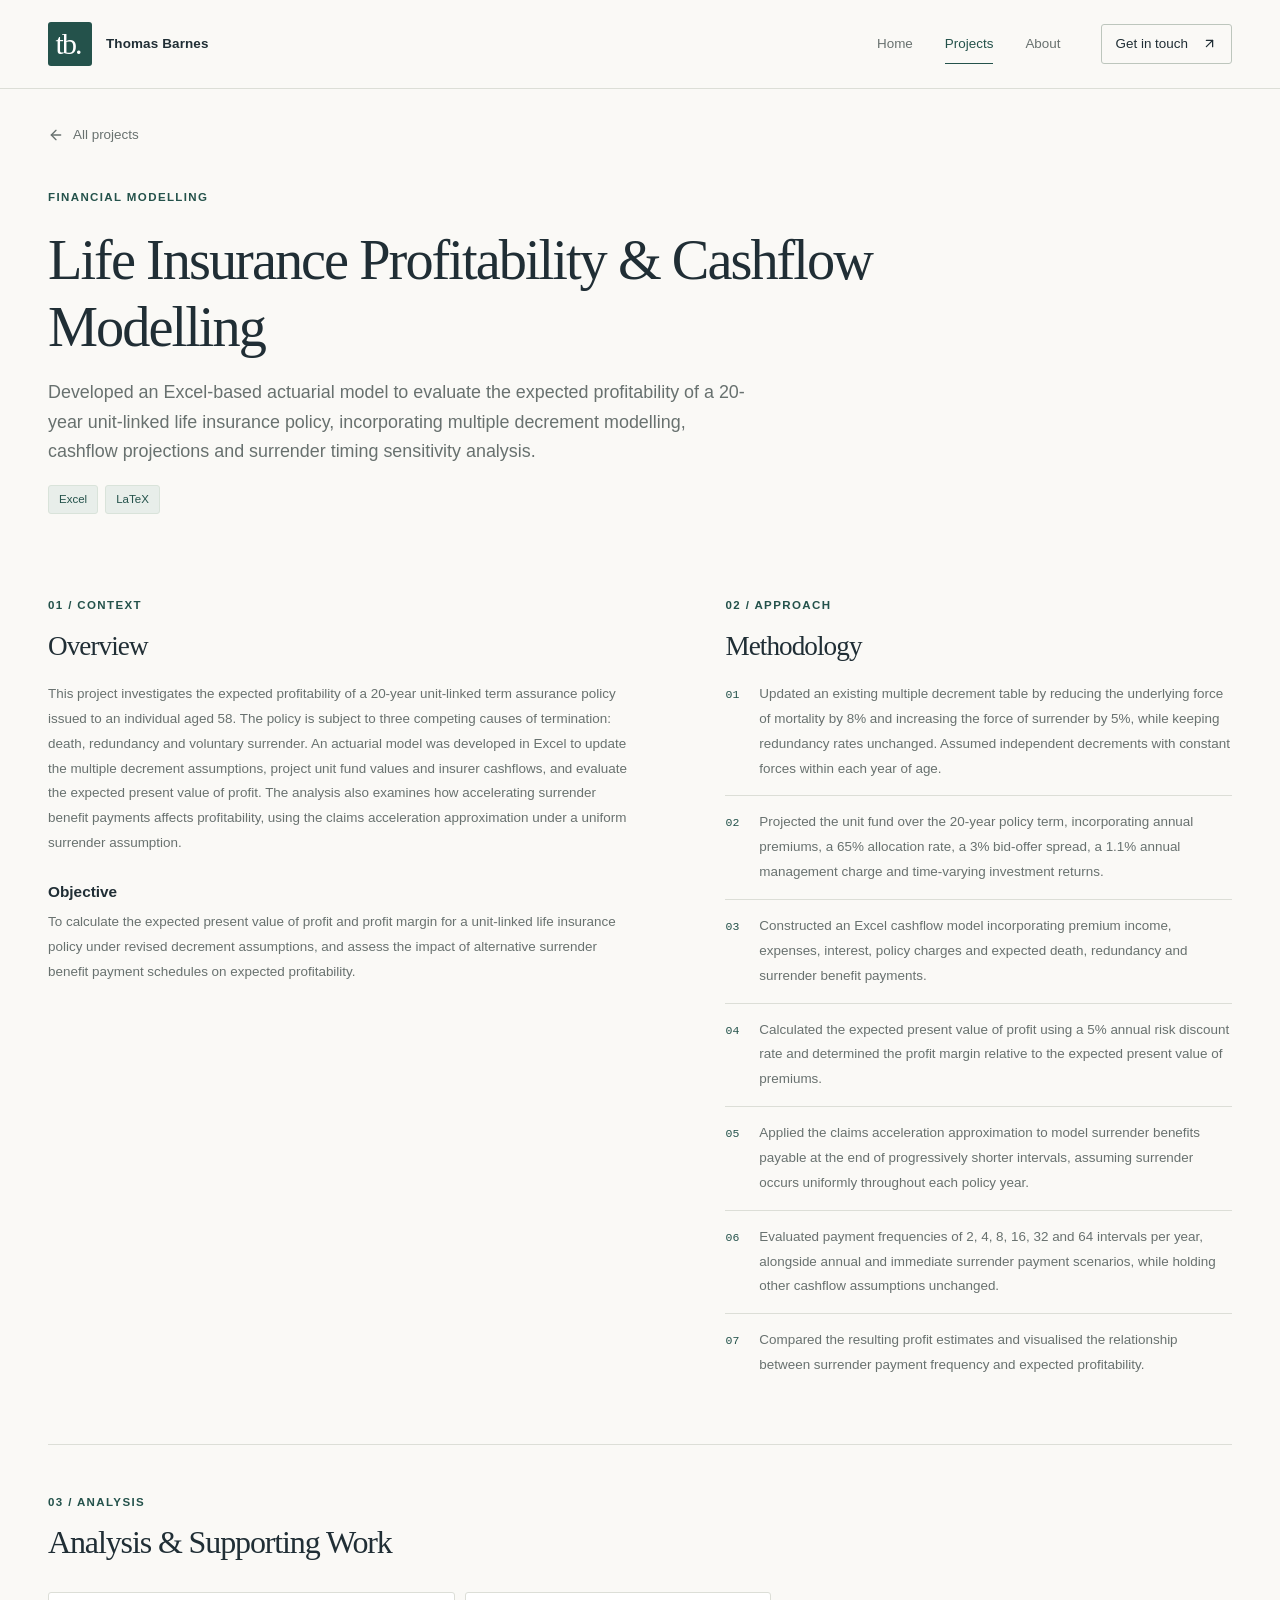
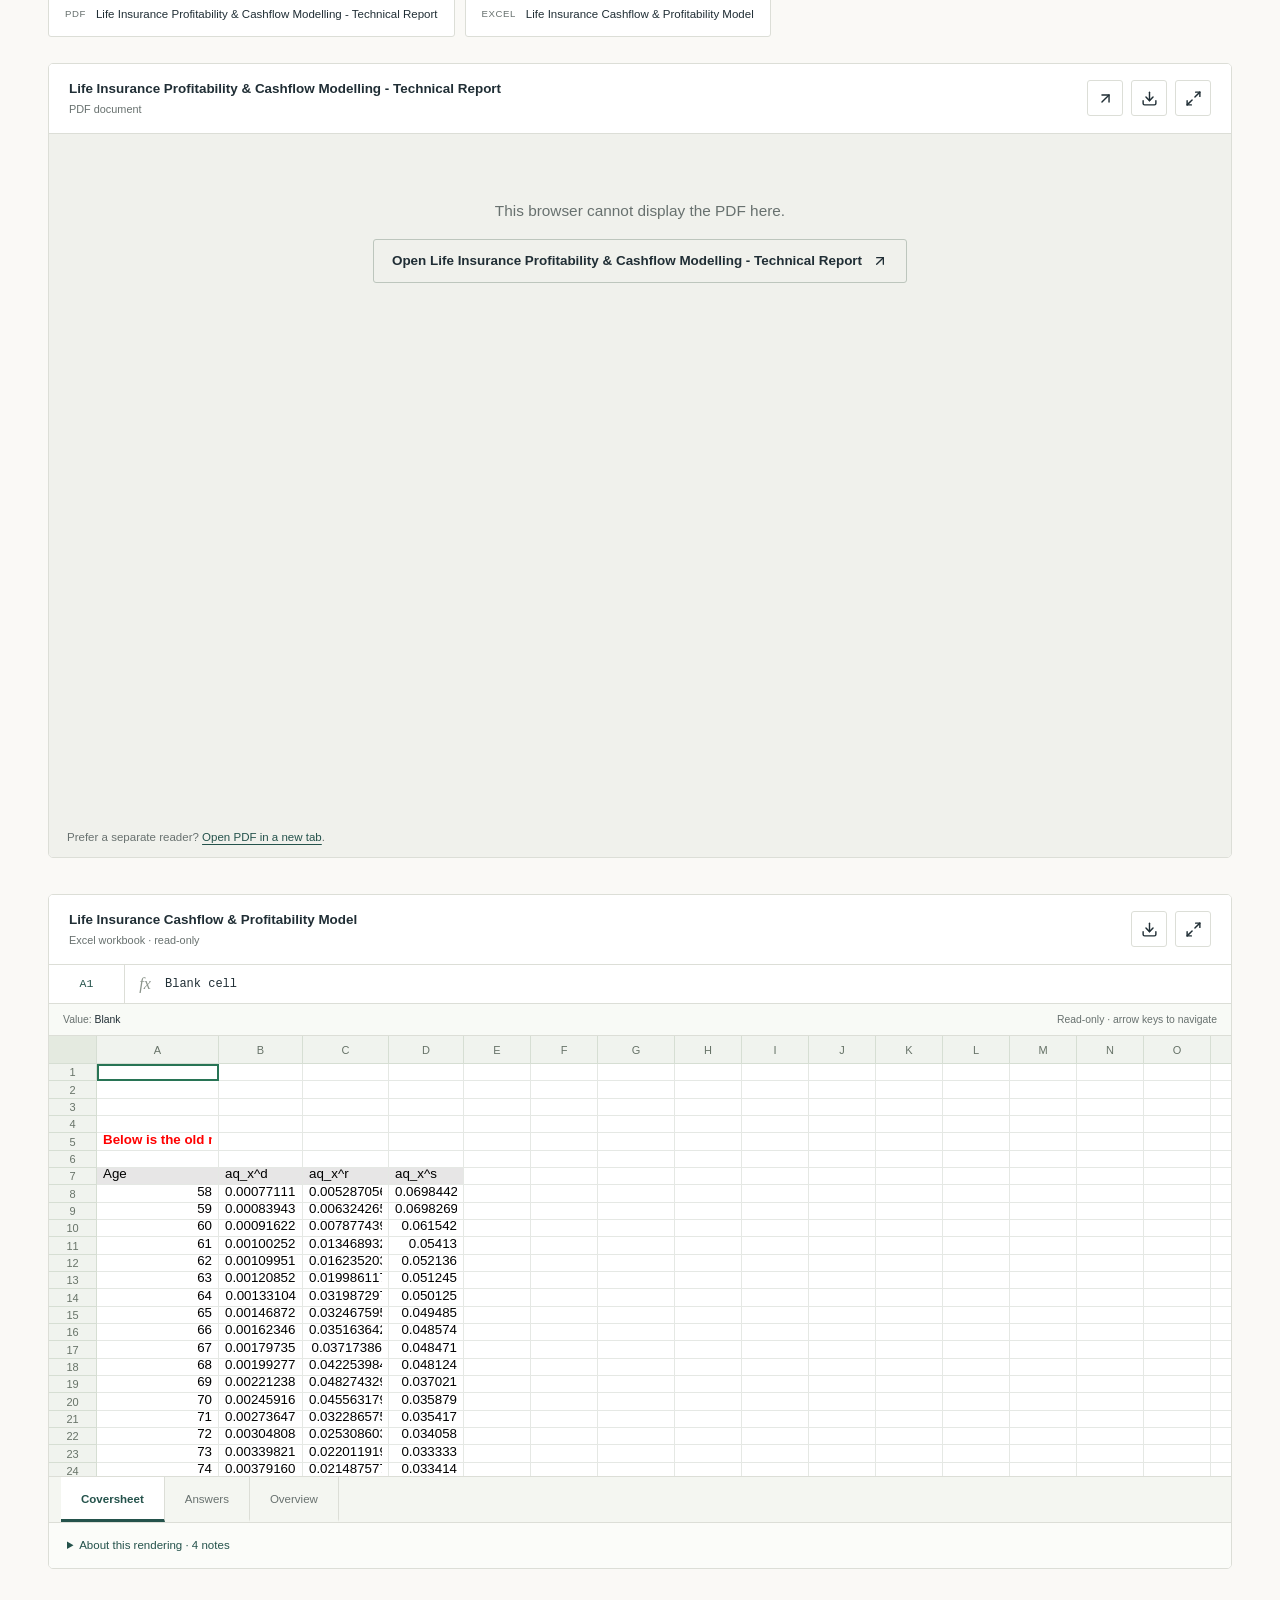
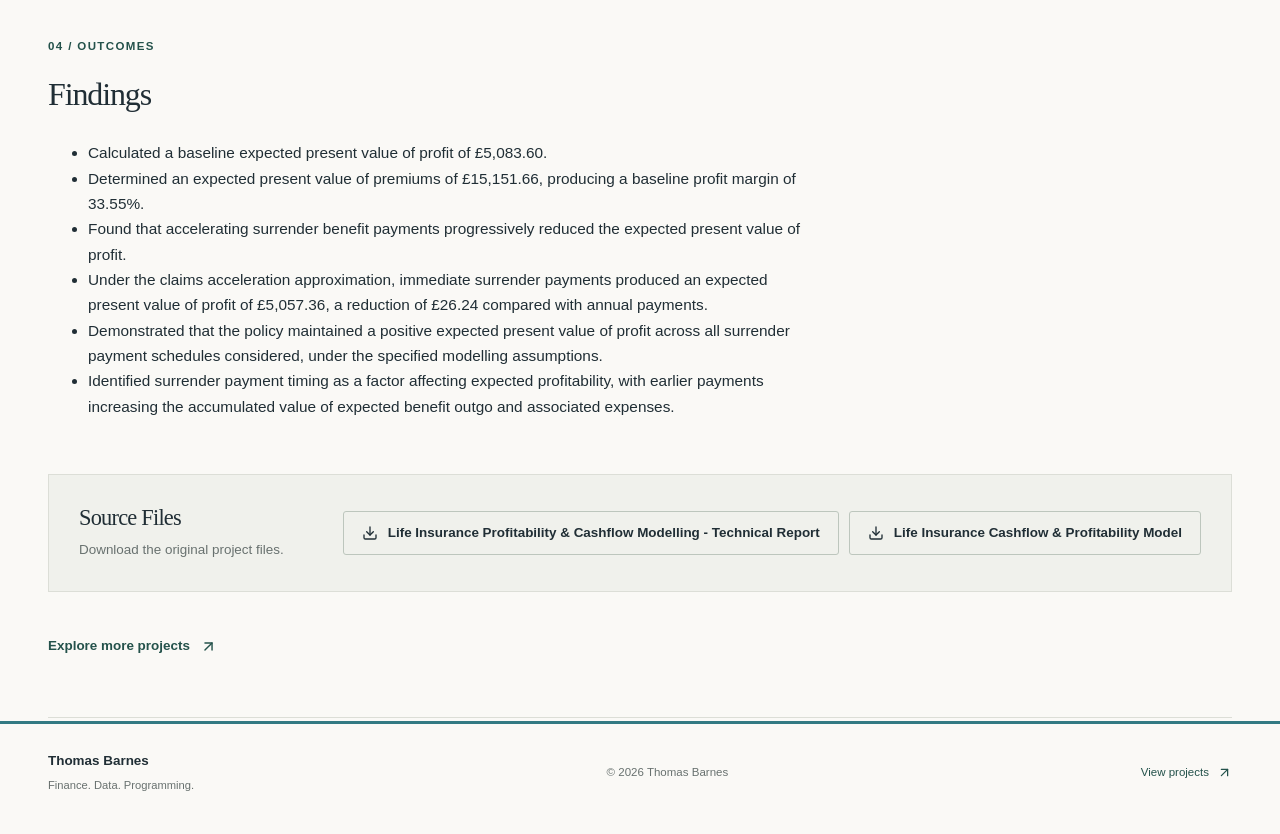
<file: cv/projects/life-insurance-profitability-modelling/index.html>
<!doctype html>
<html lang="en"><head><meta charset="utf-8"><title>Redirecting to Thomas Barnes</title>
<script>location.replace("/projects/life-insurance-profitability-modelling" + location.search + location.hash)</script>
<meta http-equiv="refresh" content="0;url=/projects/life-insurance-profitability-modelling"></head>
<body><a href="/projects/life-insurance-profitability-modelling">Continue to the main site</a></body></html>
</file>
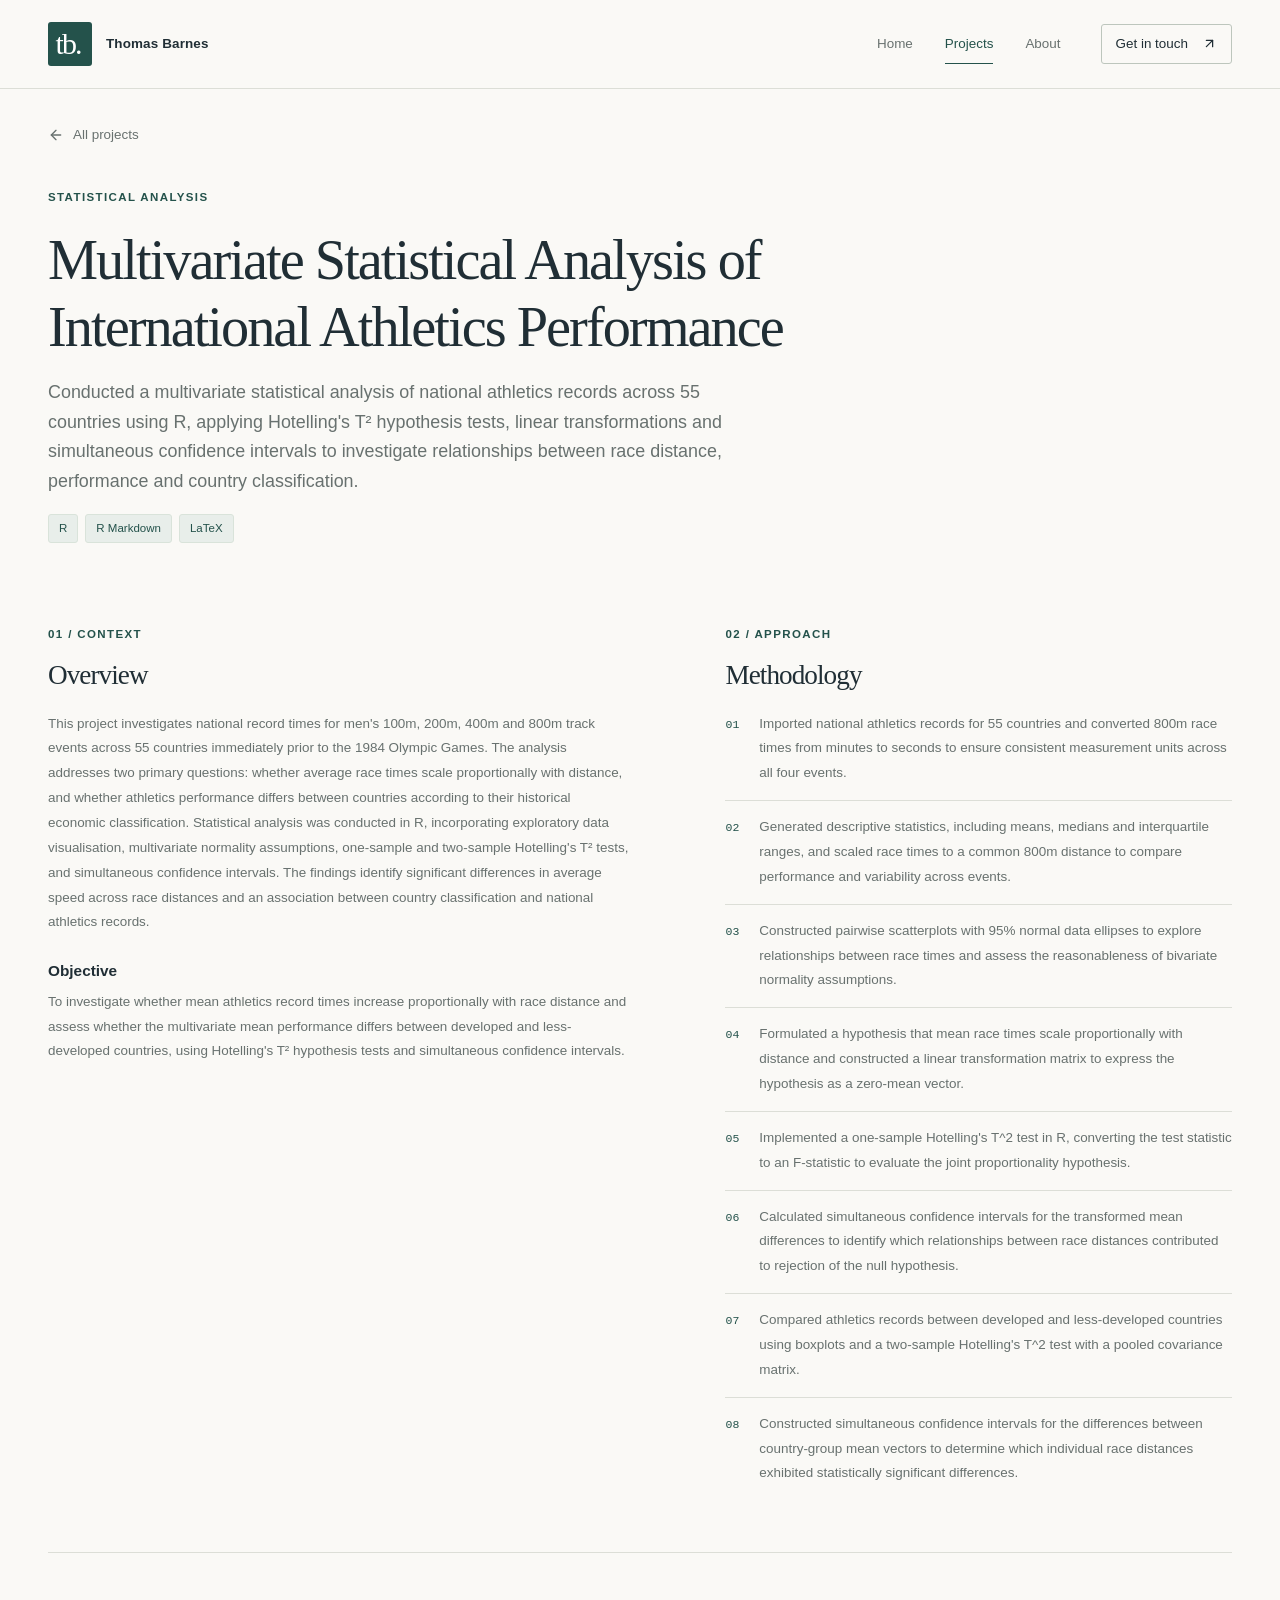
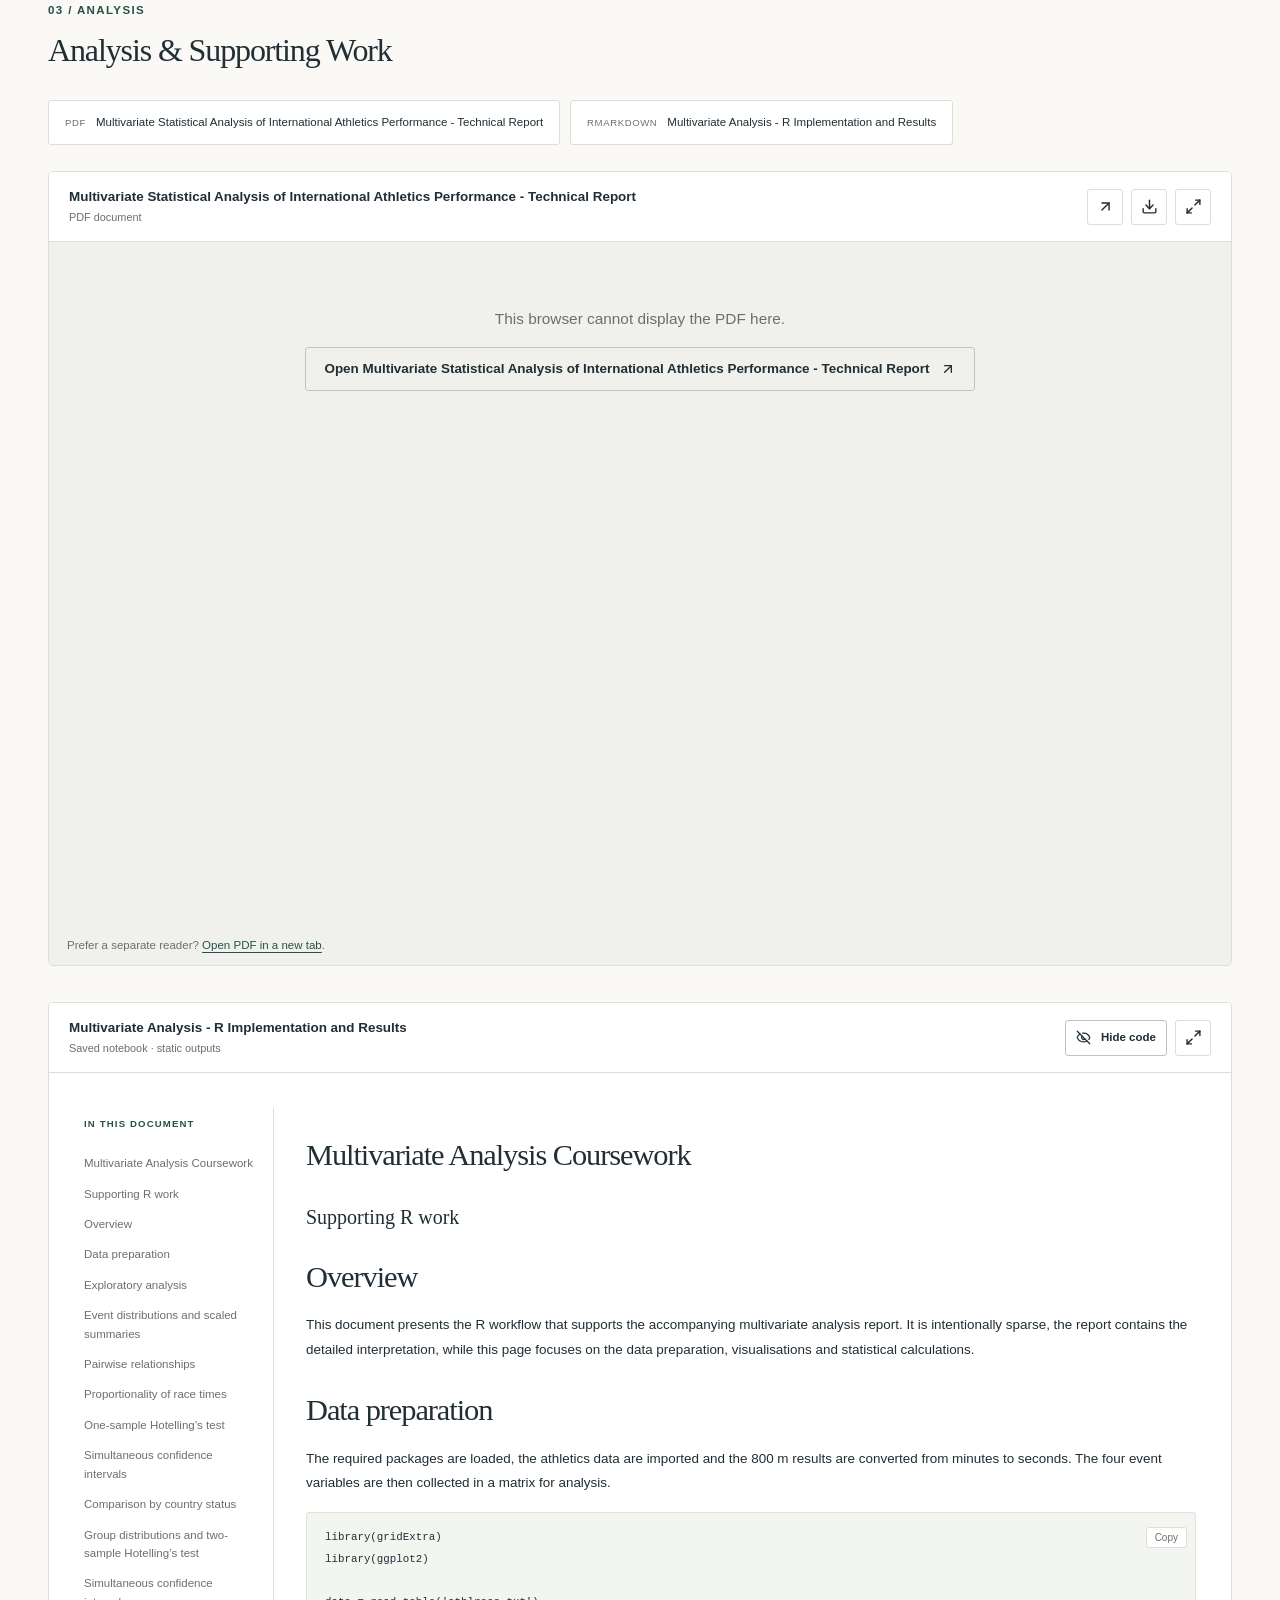
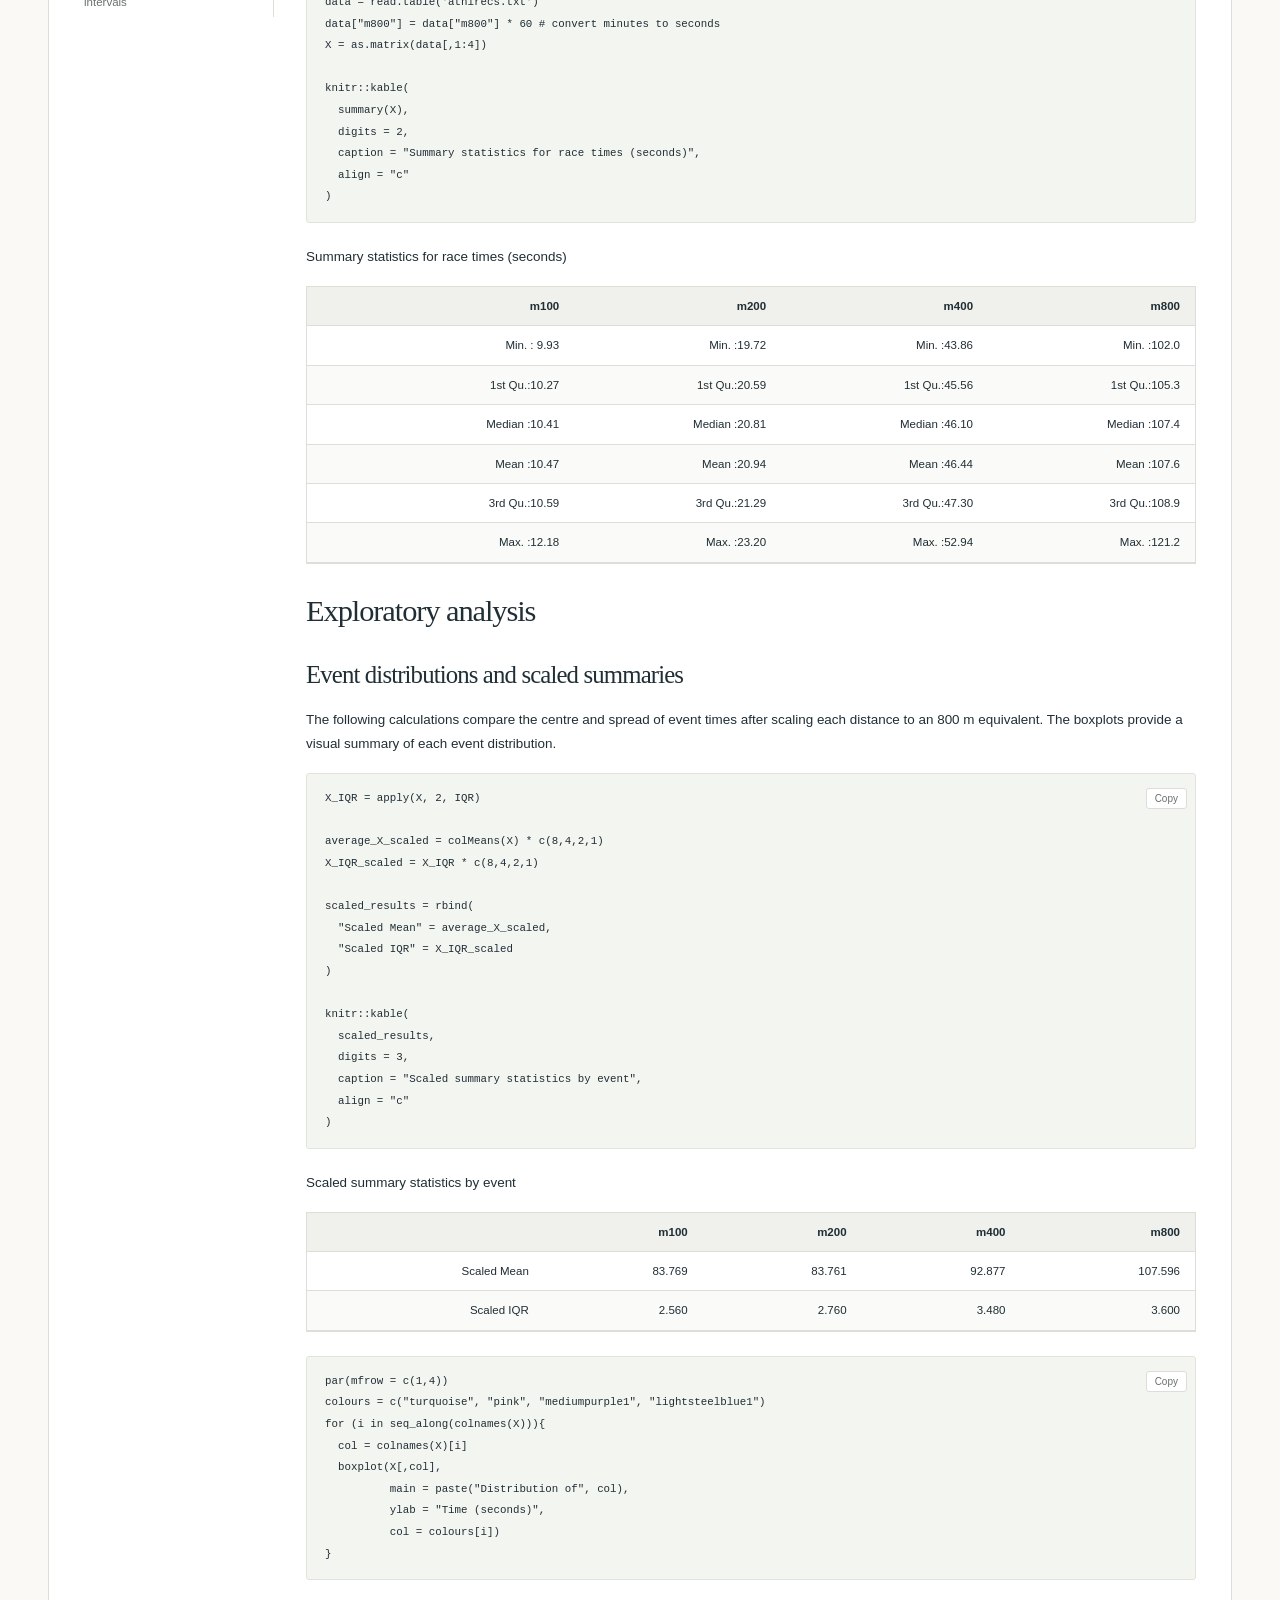
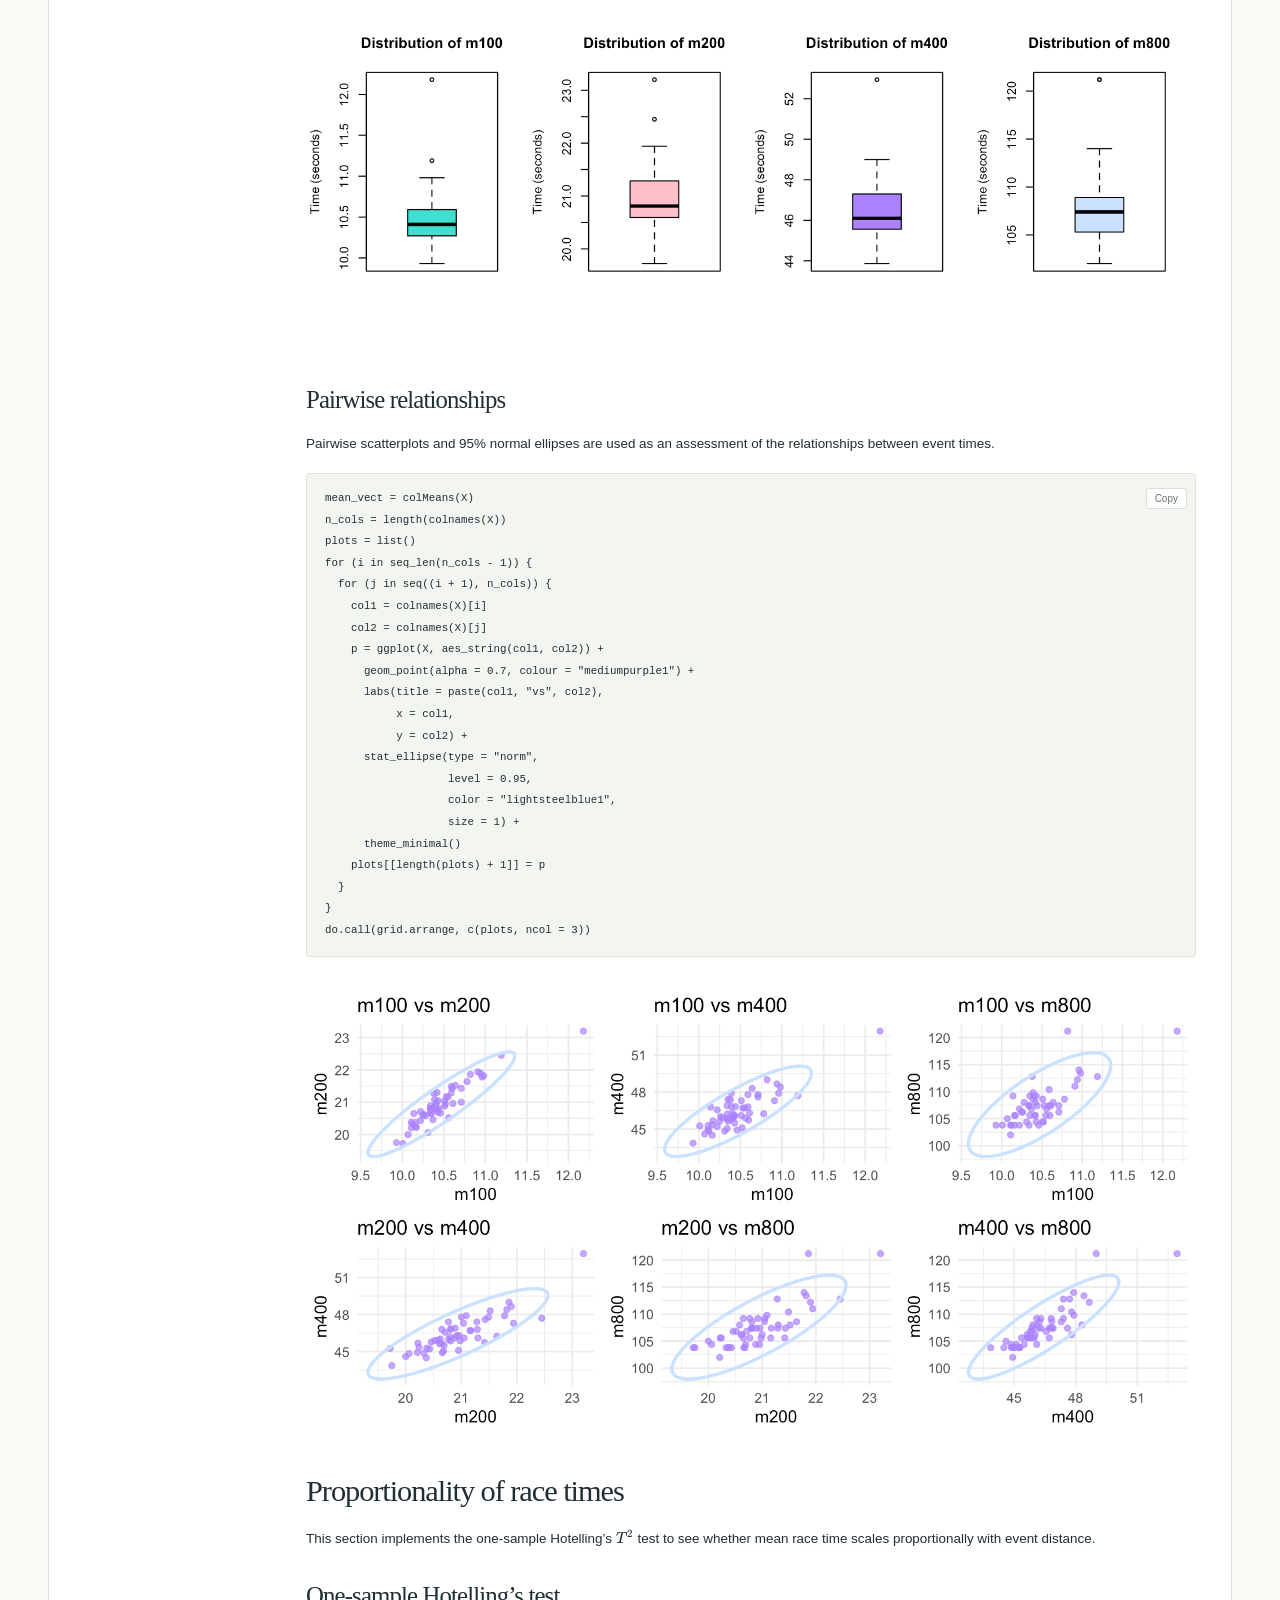
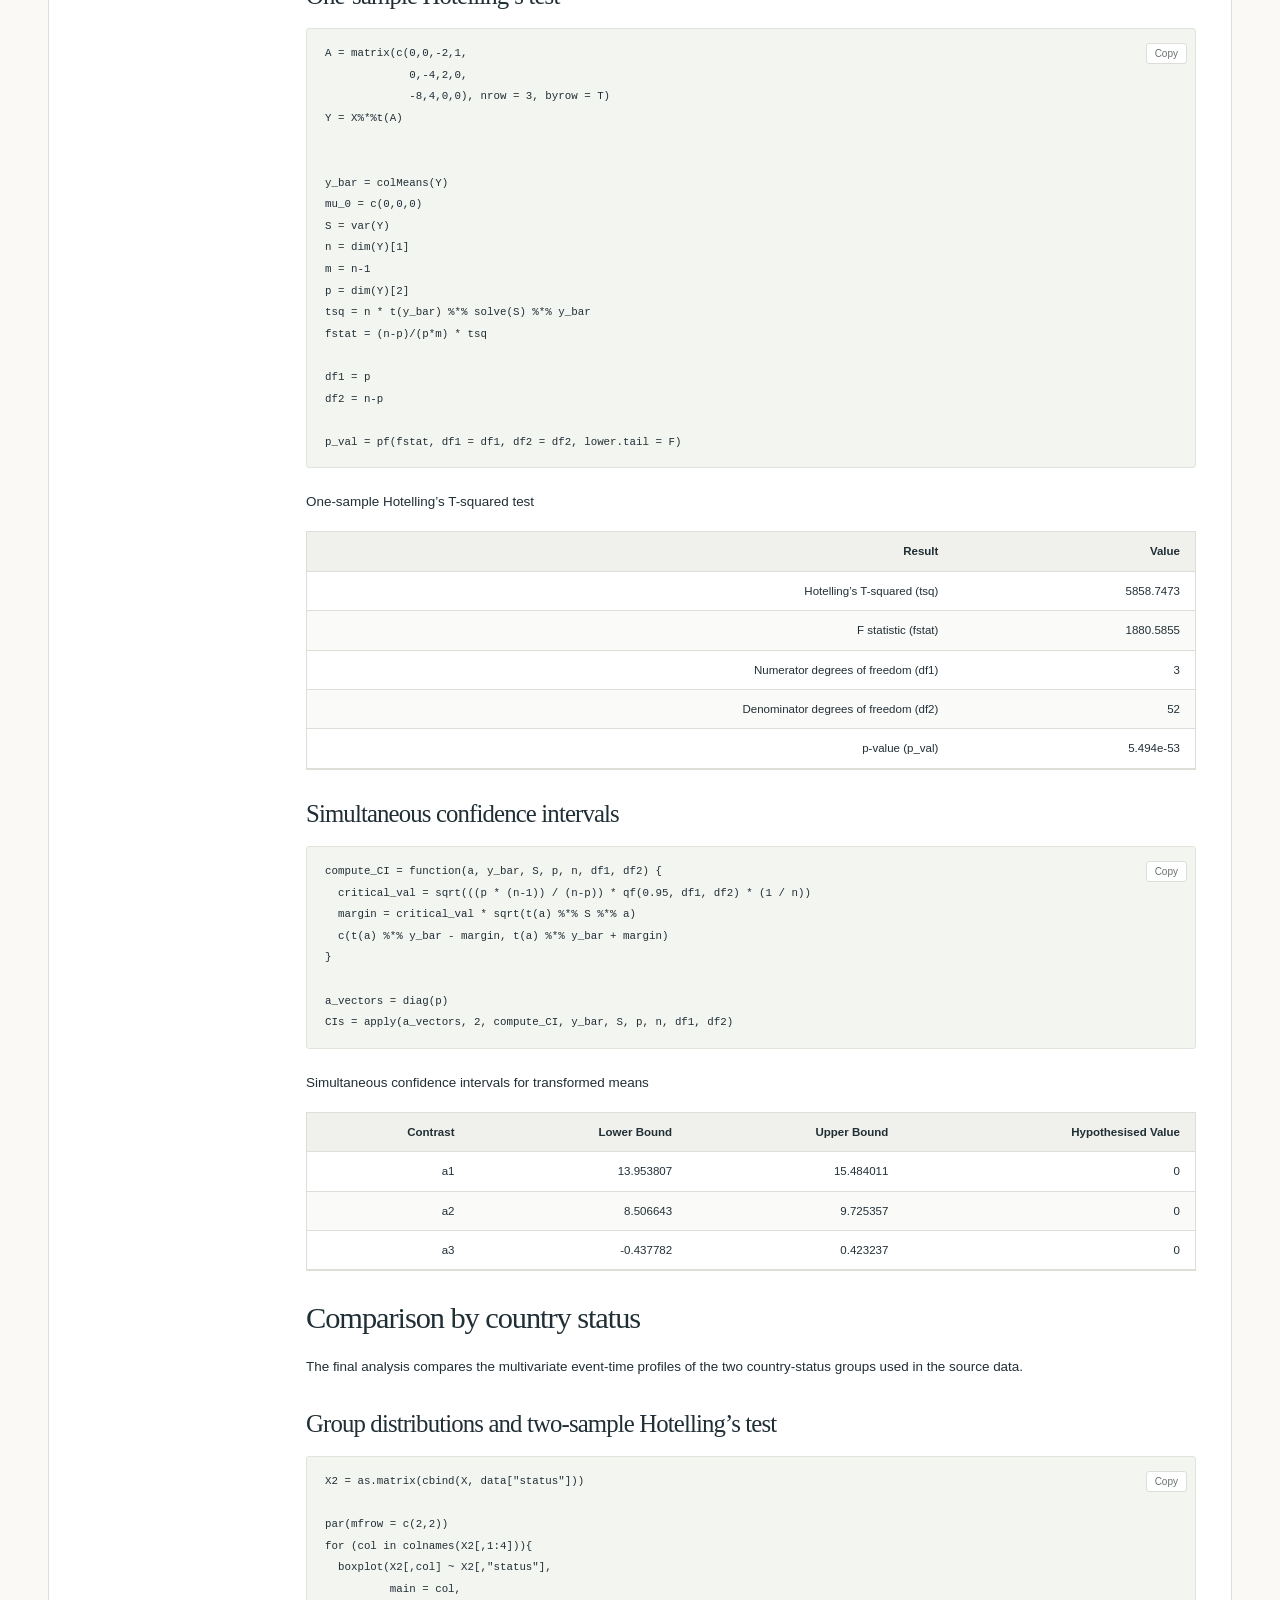
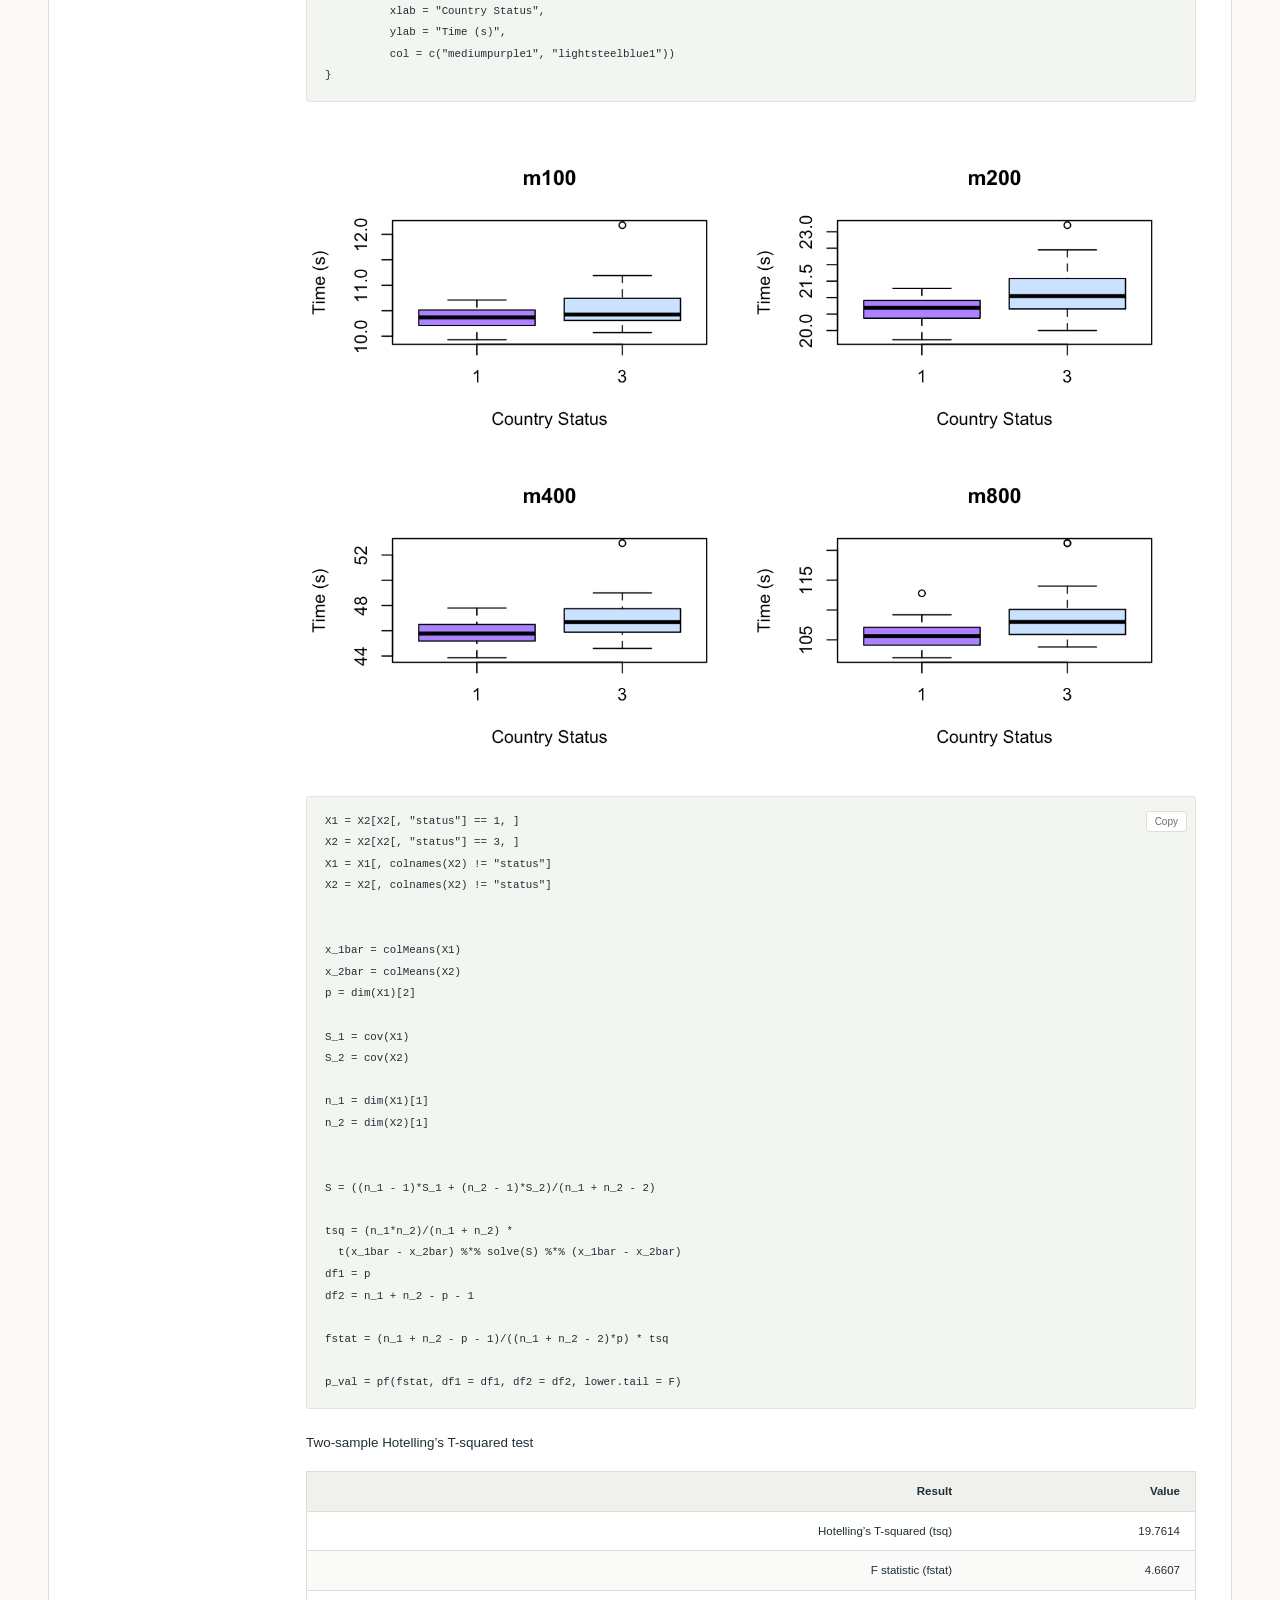
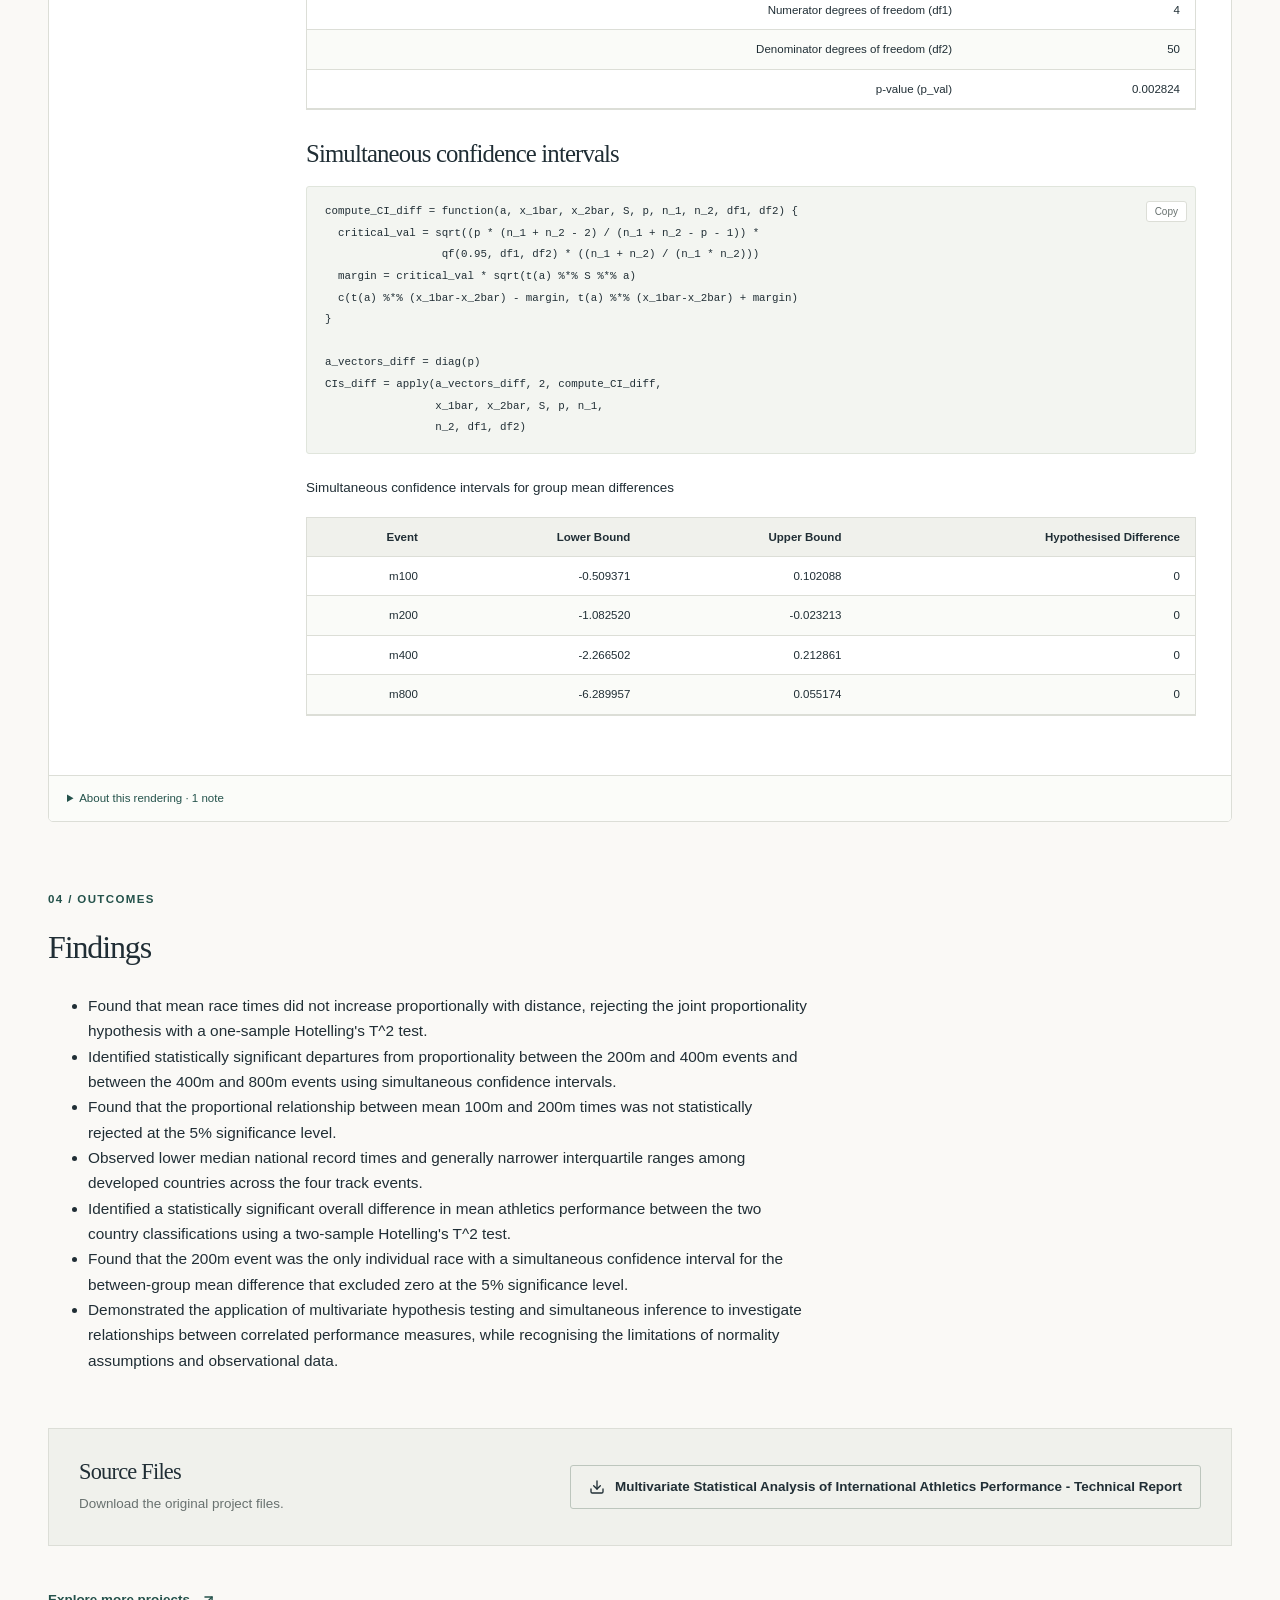
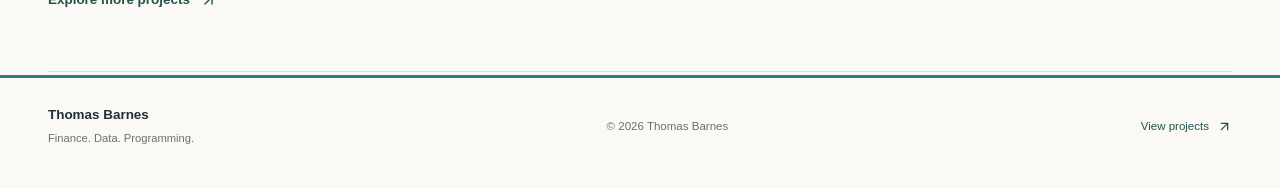
<file: cv/projects/multivariate-athletics-performance-analysis/index.html>
<!doctype html>
<html lang="en"><head><meta charset="utf-8"><title>Redirecting to Thomas Barnes</title>
<script>location.replace("/projects/multivariate-athletics-performance-analysis" + location.search + location.hash)</script>
<meta http-equiv="refresh" content="0;url=/projects/multivariate-athletics-performance-analysis"></head>
<body><a href="/projects/multivariate-athletics-performance-analysis">Continue to the main site</a></body></html>
</file>
<file: assets/index-BCvNbfky.css>
:root{--font-body: "Segoe UI", -apple-system, BlinkMacSystemFont, Arial, sans-serif;--font-display: Georgia, "Times New Roman", serif;--font-mono: "SFMono-Regular", Consolas, "Liberation Mono", monospace;--text-xs: .72rem;--text-sm: .84rem;--text-base: .96rem;--text-lg: 1.12rem;--text-xl: 1.4rem;--text-2xl: 2rem;--text-3xl: clamp(2.4rem, 4.4vw, 3.7rem);--weight-normal: 400;--weight-medium: 500;--weight-bold: 650;--bg: #faf9f6;--surface: #ffffff;--surface-muted: #f0f1ec;--ink: #202e35;--muted: #68716f;--accent: #24524b;--accent-strong: #173e38;--accent-soft: #e8eeea;--border: #dcded7;--border-strong: #bdc6bd;--radius: 5px;--radius-sm: 3px;--space-1: .25rem;--space-2: .5rem;--space-3: .75rem;--space-4: 1rem;--space-5: 1.5rem;--space-6: 2rem;--space-7: 3rem;--space-8: 4rem;--space-9: 6rem;--container: 1200px;--article: 760px;--shadow: 0 4px 18px #172c2310;--focus: #327a83;--transition: .15s ease;--breakpoint-mobile: 640px;--breakpoint-tablet: 960px}*{box-sizing:border-box}html{scroll-behavior:smooth;scroll-padding-top:100px}body{margin:0;background:var(--bg);color:var(--ink);font:var(--text-base)/1.65 var(--font-body);-webkit-font-smoothing:antialiased}button,input,textarea,select{font:inherit}a{color:inherit;text-decoration:none}button,a,input,select,summary{-webkit-tap-highlight-color:transparent}button{cursor:pointer}button{color:inherit}img{max-width:100%}button:disabled{cursor:default}::selection{background:#dce8dd}a:focus-visible,button:focus-visible,input:focus-visible,textarea:focus-visible,select:focus-visible,summary:focus-visible,[tabindex]:focus-visible{outline:3px solid var(--focus);outline-offset:4px}main:focus{outline:none}h1,h2,h3,h4,p{margin-top:0}h1,h2{font-weight:var(--weight-normal);letter-spacing:-.035em;line-height:1.18}h1{font-family:var(--font-display);font-size:var(--text-3xl)}h2{font-family:var(--font-display);font-size:var(--text-2xl)}h3{font-size:var(--text-lg);font-weight:var(--weight-bold);line-height:1.4}p{color:var(--muted)}svg{flex-shrink:0;vertical-align:middle}.container{width:min(var(--container),calc(100% - 96px));margin-inline:auto}.eyebrow{display:flex;align-items:center;gap:12px;font-size:var(--text-xs);font-weight:650;letter-spacing:.12em;text-transform:uppercase;color:var(--accent);margin-bottom:20px}.small-rule{width:28px;height:1px;background:var(--accent)}.lead{font-size:var(--text-lg);max-width:700px}.button{display:inline-flex;align-items:center;justify-content:center;gap:10px;padding:11px 18px;background:transparent;border:1px solid var(--border-strong);border-radius:var(--radius-sm);font-size:var(--text-sm);font-weight:600;line-height:1.5;transition:background var(--transition),border-color var(--transition)}.button:hover{background:var(--surface-muted);border-color:var(--accent)}.button.primary{background:var(--accent);border-color:var(--accent);color:#fff}.button.primary:hover{background:var(--accent-strong)}.text-link{font-size:var(--text-sm);font-weight:600;display:inline-flex;align-items:center;gap:10px;color:var(--accent)}.text-link:hover{text-decoration:underline;text-underline-offset:4px}.icon-button{display:inline-flex;align-items:center;justify-content:center;border:1px solid var(--border);border-radius:var(--radius-sm);background:var(--surface);width:36px;height:36px}.icon-button:hover{background:var(--accent-soft)}.sr-only{position:absolute;width:1px;height:1px;padding:0;margin:-1px;overflow:hidden;clip:rect(0,0,0,0);white-space:nowrap;border:0}.skip-link{position:fixed;top:-100px;left:20px;z-index:100;background:var(--accent);color:#fff;padding:12px}.skip-link:focus{top:12px}.site-header{background:var(--bg);border-bottom:1px solid var(--border);position:relative;z-index:30}.nav-inner{height:88px;display:flex;align-items:center;justify-content:space-between}.brand{display:flex;align-items:center;gap:14px;font-weight:600;font-size:var(--text-sm);letter-spacing:.01em}.brand-monogram{font:30px var(--font-display);letter-spacing:-2px;background:var(--accent);color:#fff;width:44px;height:44px;display:grid;place-items:center;border-radius:var(--radius-sm);padding-right:4px}.site-header nav{display:flex;align-items:center;gap:32px;font-size:var(--text-sm)}.site-header nav>a{padding-block:8px;color:var(--muted)}.site-header nav>a:hover,.site-header nav>a.active{color:var(--accent)}.site-header nav>a.active:not(.nav-contact){box-shadow:0 1px 0 var(--accent)}.site-header nav>.nav-contact{display:flex;align-items:center;gap:14px;border:1px solid var(--border-strong);padding:8px 14px;color:var(--ink);border-radius:var(--radius-sm);margin-left:8px}.menu-toggle{display:none}.hero{display:grid;grid-template-columns:1.3fr 1fr;gap:100px;padding-block:84px 88px;align-items:center}.hero h1{max-width:610px;margin-bottom:25px;line-height:1.12}.hero-copy>p{max-width:490px;font-size:var(--text-lg);line-height:1.75;margin-bottom:30px}.hero-actions{display:flex;align-items:center;gap:28px}.hero-index{padding:28px 30px 24px;background:#eef0e9;border:1px solid #dfe4d9;position:relative;border-radius:var(--radius)}.hero-index>.eyebrow{font-size:.65rem;margin-bottom:22px}.index-rule{height:3px;width:35px;background:var(--accent);margin-bottom:4px}.hero-index>a{display:flex;gap:20px;align-items:center;border-bottom:1px solid #d8ded3;padding:20px 0}.hero-index>a>span{font:var(--text-xs) var(--font-mono);color:#7a8579;align-self:flex-start;margin-top:4px}.hero-index>a>div{flex:1}.hero-index strong{display:block;font-size:var(--text-base);font-weight:550}.hero-index small{display:block;color:var(--muted);font-size:var(--text-xs);margin-top:4px}.hero-index>a:hover strong{color:var(--accent)}.index-foot{font:italic .8rem var(--font-display);color:#6b766b;padding-top:20px}.section-heading{display:flex;justify-content:space-between;align-items:flex-end;gap:25px;margin-bottom:30px}.section-heading h2{margin-bottom:0}.section-heading .eyebrow{margin-bottom:12px}.section-heading>p{font-size:var(--text-sm);margin:0 0 4px;max-width:250px}.section-heading>.text-link{padding-bottom:5px;white-space:nowrap}.featured-section{border-top:1px solid var(--border);padding-block:48px 64px}.project-grid{display:grid;grid-template-columns:repeat(3,minmax(0,1fr));gap:24px}.project-card{border:1px solid var(--border);border-radius:var(--radius);background:var(--surface);overflow:hidden;display:flex;flex-direction:column;transition:border-color var(--transition),box-shadow var(--transition)}a.project-card:hover{border-color:#879d90;box-shadow:var(--shadow)}.project-preview{height:200px;background:#eef0ea;display:flex;align-items:center;justify-content:center;padding:24px 22px;border-bottom:1px solid var(--border);overflow:hidden;position:relative}.project-preview>img{width:100%;height:100%;object-fit:cover}.project-card-body{padding:23px 24px 17px;display:flex;flex:1;flex-direction:column}.card-meta{display:flex;justify-content:space-between;align-items:center;font-size:.64rem;color:var(--accent);letter-spacing:.055em;text-transform:uppercase;margin-bottom:13px;gap:8px}.demo-label{font-size:.62rem;font-weight:500;border:1px solid var(--border);border-radius:3px;padding:2px 6px;letter-spacing:.025em;color:var(--muted);text-transform:none;white-space:nowrap}.project-card h3{font-size:1.12rem;display:flex;gap:10px;justify-content:space-between;margin-bottom:12px;letter-spacing:-.015em}.project-card h3 svg{margin-top:3px;color:var(--accent)}.project-card p{font-size:var(--text-sm);line-height:1.7;margin-bottom:25px}.card-bottom{margin-top:auto;border-top:1px solid var(--border);padding-top:13px;display:flex;justify-content:space-between;align-items:center;gap:6px;font-size:.65rem;color:var(--muted)}.card-bottom>span:first-child{display:flex;align-items:center;gap:7px}.collection-note{font-size:var(--text-xs);margin-top:20px;margin-bottom:0}.mini-sheet{width:100%;background:#fff;border:1px solid #d4dad2;box-shadow:0 5px 12px #24382d09;font:8px var(--font-body);transform:rotate(-1deg)}.mini-title{padding:12px 10px;background:#254c40;color:#fff;font-size:9px;letter-spacing:.04em;display:flex;justify-content:space-between}.mini-title>span{opacity:.6;font-size:7px}.mini-row{display:grid;grid-template-columns:1.7fr repeat(3,1fr)}.mini-row>span{padding:7px 5px;border-bottom:1px solid #e5e8e3;border-right:1px solid #e5e8e3;text-align:right}.mini-row>span:first-child{text-align:left;padding-left:10px}.mini-row.heading{color:#586e63;background:#f5f6f2;font-size:7px}.mini-row.total{font-weight:700;background:#edf2eb;border-top:1px solid #9cafa2}.preview-notebook,.preview-programming{background:#edf0f1}.mini-notebook{width:100%;background:#fff;border:1px solid #dae0df;padding:14px 16px 0;box-shadow:0 5px 12px #24382d09}.mini-label{font-size:7px;letter-spacing:.12em;color:#6e7d7e}.mini-code{font:8px/1.9 var(--font-mono);margin-top:8px;white-space:nowrap;overflow:hidden}.mini-code>span{color:#a4ada6;margin-right:7px}.mini-code b{color:#78698a}.mini-code em{color:#487367;font-style:normal}.mini-chart{height:70px;display:flex;gap:12px;align-items:flex-end;border-bottom:1px solid #aabbb0;border-left:1px solid #dce2de;padding:8px 16px 0;margin:12px 8px 16px}.mini-chart>i{display:block;flex:1;background:#8cae9f;max-width:21px}.mini-chart>i:nth-child(2n){background:#476e60}.preview-hybrid{background:#f0eee7}.hybrid-illustration{display:flex;align-items:center;width:100%;justify-content:center}.hybrid-tile{background:#fcfcf8;border:1px solid #ccd4c7;padding:20px 18px 14px;width:108px;box-shadow:0 5px 10px #24382d08;color:#49664f;display:flex;align-items:center;flex-direction:column}.hybrid-tile>span{font:11px var(--font-display);margin:10px 0 9px}.hybrid-tile>i{height:3px;background:#e3e7de;width:100%;margin:3px 0}.hybrid-tile>i:last-child{width:70%;align-self:flex-start}.connecting-line{height:1px;width:25px;background:#9bac99}.skills-section{padding-block:48px 60px;border-top:1px solid var(--border)}.skills-grid{display:grid;grid-template-columns:repeat(3,1fr);gap:40px;margin-top:36px}.skill{border-right:1px solid var(--border);padding-right:25px}.skill:last-child{border-right:0}.skill>svg{color:var(--accent);margin-bottom:20px}.skill h3{margin-bottom:8px}.skill p{font-size:var(--text-sm);margin-bottom:18px}.skill-list{font-size:var(--text-xs);color:var(--accent);line-height:1.8}.about-strip{border-block:1px solid var(--border);padding-block:54px;display:grid;grid-template-columns:1fr 2fr;gap:50px}.about-strip p{max-width:670px;line-height:1.9;font-size:var(--text-base)}.about-strip .eyebrow{align-self:start;margin-top:6px}.about-strip h2{max-width:550px}.contact-section{padding-block:60px 70px;display:flex;justify-content:space-between;align-items:center;gap:35px}.contact-section h2{margin-bottom:16px}.contact-section p{font-size:var(--text-sm);margin-bottom:0}.contact-links{display:flex;gap:10px;flex-wrap:wrap;max-width:480px}.contact-copy{flex:1;max-width:440px;align-self:flex-start}.contact-copy .contact-links{margin-top:28px}.contact-form{flex:1.2;min-width:0;width:100%;padding:20px;border:1px solid var(--border);border-radius:var(--radius);background:var(--surface)}.contact-form fieldset{border:0;padding:0;margin:0;min-width:0;display:grid;gap:12px}.contact-form-row{display:grid;grid-template-columns:repeat(2,minmax(0,1fr));gap:18px}.contact-form label{display:block;font-size:var(--text-sm);font-weight:600}.contact-form label span{color:var(--muted);font-weight:400}.contact-form input,.contact-form textarea{display:block;width:100%;margin-top:5px;padding:8px 12px;min-height:44px;color:var(--ink);background:var(--bg);border:1px solid var(--border-strong);border-radius:var(--radius-sm);font:inherit;font-weight:400}.contact-form textarea{resize:vertical;min-height:90px}.contact-form .button{justify-self:start}.contact-form .button:disabled{opacity:.6}.contact-form-status:not(:empty){margin-top:18px}.contact-form .contact-test-notice{margin-bottom:12px;padding:6px 10px;border:1px dashed var(--accent);border-radius:var(--radius-sm);background:var(--accent-soft);color:var(--accent)}.contact-confirmation{min-height:360px;display:flex;flex-direction:column;align-items:center;justify-content:center;text-align:center;background:var(--accent-soft);border-color:var(--border-strong)}.contact-confirmation-icon{display:grid;place-items:center;width:68px;height:68px;margin-bottom:24px;border-radius:50%;background:var(--accent);color:#fff}.contact-confirmation h2{color:var(--accent)}.contact-confirmation .button{margin-top:28px}@media(max-width:640px){.contact-form{padding:18px}.contact-form-row{grid-template-columns:1fr}}.contact-placeholder{border:1px solid var(--border);padding:16px 22px;border-radius:var(--radius-sm);font-size:var(--text-sm);color:var(--muted)}.site-footer{border-top:1px solid var(--border);padding-block:32px 40px;display:flex;align-items:center;justify-content:space-between;gap:25px;font-size:var(--text-xs);color:var(--muted)}.footer-name{font-size:var(--text-sm);font-weight:600;color:var(--ink)}.footer-name>span{display:block;font-size:.7rem;font-weight:400;color:var(--muted);margin-top:3px}.site-footer>a:last-child{display:flex;align-items:center;gap:8px;color:var(--accent)}.listing-page{padding-bottom:90px}.page-heading{padding-block:65px 40px}.page-heading h1{margin-bottom:18px}.page-heading .lead{margin-bottom:0}.filter-bar{border-block:1px solid var(--border);padding-block:20px;display:flex;flex-wrap:wrap;gap:20px;align-items:center;justify-content:space-between}.category-filters{display:flex;flex-wrap:wrap;gap:7px}.category-filters button{font-size:var(--text-xs);background:transparent;border:1px solid transparent;border-radius:var(--radius-sm);padding:8px 11px;color:var(--muted)}.category-filters button:hover{color:var(--accent)}.category-filters button[aria-pressed=true]{background:var(--accent);color:#fff}.search-controls{display:flex;gap:10px}.search-field{display:flex;align-items:center;border:1px solid var(--border);background:#fff;border-radius:var(--radius-sm);padding:0 10px;gap:8px}.search-field input{width:150px;border:0;background:none;font-size:var(--text-xs);padding:9px 0;color:var(--ink);min-width:0}.search-controls select{font-size:var(--text-xs);color:var(--ink);border:1px solid var(--border);background:var(--surface);border-radius:var(--radius-sm);padding:9px 25px 9px 10px;max-width:180px}.results-count{font-size:var(--text-xs);margin-block:24px}.empty-state{text-align:center;border:1px solid var(--border);padding:60px 20px}.empty-state h2{font-size:var(--text-xl)}.back-link{display:inline-flex;align-items:center;gap:9px;font-size:var(--text-sm);color:var(--muted);margin-top:35px}.project-header{padding-block:38px 30px}.project-header h1{margin-bottom:18px;max-width:900px}.project-meta{display:flex;align-items:center;gap:25px;font-size:var(--text-xs);color:var(--muted);flex-wrap:wrap}.project-meta>a{display:flex;align-items:center;gap:8px;color:var(--accent)}.tags{display:flex;flex-wrap:wrap;gap:7px}.tags span{background:var(--accent-soft);border:1px solid #d9e3da;color:var(--accent);padding:4px 10px;border-radius:var(--radius-sm);font-size:var(--text-xs)}.example-note{border-left:3px solid #b3c2ae;background:var(--surface-muted);font-size:var(--text-xs);padding:13px 18px;margin:0}.project-overview{display:grid;grid-template-columns:1.15fr 1fr;gap:95px;border-bottom:1px solid var(--border);padding-block:52px}.project-overview h2{font-size:1.7rem;margin-bottom:20px}.project-overview h3{font-size:var(--text-base);margin:25px 0 8px}.project-overview p{font-size:var(--text-sm);line-height:1.85}.project-overview .eyebrow{margin-bottom:15px}.methodology{padding:0;list-style:none;margin:0}.methodology li{display:flex;gap:20px;border-bottom:1px solid var(--border);padding:14px 0}.methodology li:first-child{padding-top:0}.methodology li:last-child{border:0}.methodology li>span{font:var(--text-xs) var(--font-mono);color:var(--accent);padding-top:6px}.methodology p{margin:0}.project-work{padding-block:48px}.content-stack{display:flex;flex-direction:column;gap:36px}.lazy-content{min-height:200px;min-width:0}.source-files{display:flex;justify-content:space-between;gap:30px;align-items:center;background:var(--surface-muted);border:1px solid var(--border);padding:30px}.source-files h2{font-size:var(--text-xl);margin-bottom:7px}.source-files p{font-size:var(--text-sm);margin:0}.source-links{display:flex;gap:10px;flex-wrap:wrap}.project-end{padding:40px 0 60px}.findings{padding:20px 0 40px}.prose{max-width:var(--article)}.prose p{line-height:1.9}.prose h3{margin-top:30px}.about-content{display:grid;grid-template-columns:1fr 2fr;gap:65px;margin:15px 0 70px}.monogram{height:300px;display:grid;align-content:center;justify-content:center;grid-auto-flow:column;background:#e9ede4;border:1px solid #dbe1d3;font:100px var(--font-display);color:#314e3d;letter-spacing:-8px}.monogram>span{color:#8a9f78}.placeholder-copy{font-style:italic}.contact-page{min-height:60vh;display:flex;align-items:center}.error-page{padding-block:90px;min-height:60vh}.error-page h1{font-size:var(--text-2xl)}.status{padding:60px 25px;text-align:center;color:var(--muted);border:1px solid var(--border);background:var(--surface);font-size:var(--text-sm)}.code-content{border:1px solid var(--border);background:var(--surface);border-radius:var(--radius);overflow:hidden}.code-content pre{padding:25px;overflow:auto;font:var(--text-sm)/1.8 var(--font-mono)}.report-content{padding:30px;border:1px solid var(--border);background:var(--surface)}.project-figure{margin:0}.project-figure img{display:block;max-height:700px}.project-figure figcaption{font-size:var(--text-sm);margin-top:10px;color:var(--muted)}@media(min-width:1440px){.hero{padding-block:100px}.project-preview{height:220px}}@media(max-width:1100px){.hero{gap:45px}.project-card-body{padding:20px}.project-preview{padding:20px 15px}.project-grid,.hero-actions{gap:18px}.project-card h3{font-size:1rem}.card-bottom>span:last-child{display:none}.project-overview{gap:50px}}@media(max-width:960px){.container{width:calc(100% - 56px)}.hero{grid-template-columns:1.2fr 1fr;gap:30px;padding-block:60px}.hero-index{padding:24px 20px}.hero h1{font-size:2.8rem}.hero-copy>p{font-size:1rem}.hero-actions{flex-wrap:wrap}.project-grid{grid-template-columns:repeat(2,minmax(0,1fr))}.featured-section .project-card:last-child:nth-child(odd){grid-column:1/-1;display:grid;grid-template-columns:1fr 1fr}.featured-section .project-card:last-child:nth-child(odd) .project-preview{height:100%;min-height:230px;border-bottom:0;border-right:1px solid var(--border)}.section-heading h2{font-size:1.75rem}.site-header nav{gap:20px}.contact-section{align-items:flex-start;flex-direction:column}.skills-grid{gap:25px}.about-strip{grid-template-columns:1fr;gap:10px}.project-overview{gap:40px}.source-files{align-items:flex-start;flex-direction:column}}@media(max-width:640px){.container{width:calc(100% - 36px)}.nav-inner{height:72px}.brand{gap:10px}.brand-monogram{width:36px;height:36px;font-size:25px}.menu-toggle{display:inline-flex}.site-header nav{display:none;position:absolute;left:0;right:0;top:72px;background:var(--bg);border-bottom:1px solid var(--border);padding:18px;box-shadow:var(--shadow)}.site-header nav.open{display:flex;align-items:stretch;flex-direction:column;gap:8px}.site-header nav>a{padding:10px}.site-header nav>.nav-contact{margin-left:0;justify-content:space-between}.hero{grid-template-columns:1fr;padding-block:45px;gap:38px}.hero h1{font-size:2.65rem;max-width:450px}.hero-copy>p{max-width:450px}.hero-actions{gap:20px}.hero-index{padding:25px;max-width:none}.hero-index>a{padding:15px 0}.hero-index>.eyebrow{margin-bottom:15px}.index-foot{padding-top:16px}.section-heading{align-items:flex-start;flex-direction:column;gap:18px}.section-heading h2{font-size:1.8rem}.featured-section{padding-top:34px;padding-bottom:40px}.project-grid{grid-template-columns:1fr;gap:24px}.featured-section .project-card:last-child:nth-child(odd){display:flex;grid-column:auto}.featured-section .project-card:last-child:nth-child(odd) .project-preview{height:215px;min-height:0;border-right:0;border-bottom:1px solid var(--border)}.project-preview{height:215px;padding:25px 35px}.project-card-body{padding:24px}.project-card h3{font-size:1.15rem}.card-bottom>span:last-child{display:block}.skills-grid{grid-template-columns:1fr;gap:28px}.skill{border-right:0;border-bottom:1px solid var(--border);padding-bottom:25px;padding-right:0}.skill:last-child{border:0;padding-bottom:0}.skill>svg{margin-bottom:12px}.skills-section{padding-block:35px 40px}.about-strip{padding-block:38px}.about-strip h2{font-size:1.8rem}.contact-section{padding-block:40px 50px}.contact-section h2{font-size:1.8rem}.contact-links{width:100%}.site-footer{flex-wrap:wrap;gap:20px;padding-block:25px}.site-footer>.footer-name{flex-basis:100%}.page-heading{padding-block:45px 30px}.page-heading h1{font-size:2.5rem}.search-controls{width:100%;flex-wrap:wrap}.search-field{flex:1}.search-field input{width:100%}.category-filters{gap:5px}.category-filters button{padding:7px 8px}.project-header h1{font-size:2.5rem}.project-header>.eyebrow{flex-wrap:wrap;gap:8px}.project-overview{grid-template-columns:1fr;gap:35px;padding-block:35px}.project-work{padding-block:35px}.project-work .section-heading>p{display:none}.source-files{padding:24px}.about-content{grid-template-columns:1fr;gap:30px}.monogram{height:200px}.about-page .page-heading{padding-bottom:20px}.contact-page{min-height:55vh}.listing-page{padding-bottom:55px}}@media(prefers-reduced-motion:no-preference){[data-scroll-reveal]{transition:opacity .45s ease,translate .45s cubic-bezier(.2,.65,.3,1),border-color var(--transition),box-shadow var(--transition),transform var(--transition)}[data-scroll-reveal=pending]:not(:focus-within){opacity:0;translate:0 16px}}@media(prefers-reduced-motion:reduce){html{scroll-behavior:auto}*,*:before,*:after{transition:none!important;animation:none!important}}.neutral-preview{padding:20px;display:flex;flex-direction:column;gap:14px;width:100%;border-block:1px solid var(--border-strong)}.neutral-preview>span{font-size:var(--text-xs);color:var(--accent)}.neutral-preview>strong{font:var(--text-xl)/1.3 var(--font-display)}.coming-soon-card{border-style:dashed}.coming-soon-preview{color:var(--accent);background:repeating-linear-gradient(135deg,transparent,transparent 15px,#61756808 15px,#61756808 16px),#eef0ea}.coming-soon-mark{width:76px;height:76px;display:grid;place-items:center;border:1px dashed #879d90;border-radius:50%}.viewer{border:1px solid var(--border);border-radius:var(--radius);background:var(--surface);overflow:hidden;min-width:0}.viewer-toolbar{min-height:65px;padding:14px 20px;background:var(--surface);border-bottom:1px solid var(--border);display:flex;align-items:center;justify-content:space-between;gap:12px}.viewer-toolbar strong{display:block;font-size:var(--text-sm);font-weight:650}.viewer-kind{display:block;font-size:.68rem;color:var(--muted);margin-top:1px}.viewer-actions{display:flex;align-items:center;gap:8px}.button.compact{padding:7px 10px;font-size:var(--text-xs);height:36px}.viewer-note{font-size:var(--text-xs);margin:0;padding:10px 18px;background:var(--surface-muted)}.viewer-notes{border-top:1px solid var(--border);font-size:var(--text-xs);color:var(--muted);background:#fbfcf9;padding:13px 18px}.viewer-notes summary{cursor:pointer;width:fit-content;color:var(--accent)}.viewer-notes ul{margin:12px 0 0;padding-left:18px;max-width:900px}.viewer-notes li+li{margin-top:6px}.viewer:fullscreen{border:0;border-radius:0;overflow:auto;background:var(--surface);width:100%;height:100%}.viewer:fullscreen .sheet-viewport{height:calc(100vh - 220px);max-height:none}.viewer:fullscreen .notebook-layout{max-width:1300px;margin:auto}.formula-bar{display:flex;align-items:stretch;min-height:38px;border-bottom:1px solid var(--border);font-size:var(--text-xs);background:#fff}.cell-reference{width:76px;flex-shrink:0;display:grid;place-items:center;border-right:1px solid var(--border);font-family:var(--font-mono);color:var(--accent)}.formula-symbol{font:italic 16px var(--font-display);width:40px;flex-shrink:0;display:grid;place-items:center;color:#8b948b}.formula-bar output{font:12px/1.5 var(--font-mono);padding:10px 12px 10px 0;white-space:pre;overflow:auto;flex:1;max-height:130px}.sheet-selection{display:flex;justify-content:space-between;gap:15px;font-size:.65rem;color:var(--muted);padding:7px 14px;border-bottom:1px solid var(--border);background:#f8faf6}.sheet-selection strong{font-weight:500;color:var(--ink)}.sheet-viewport{height:440px;overflow:auto;position:relative;background:#fff;overscroll-behavior:contain}.sheet-canvas{position:relative;background-color:#fff}.sheet-cell{position:absolute;display:flex;border-right:1px solid #e5e8e4;border-bottom:1px solid #e5e8e4;padding:2px 6px;overflow:hidden;font:13px Arial,sans-serif;line-height:1.2;background:#fff;cursor:cell;-webkit-user-select:none;user-select:none}.sheet-cell>span{width:100%;overflow:hidden;text-overflow:clip}.sheet-cell.selected{outline:2px solid #287455;outline-offset:-2px;z-index:3}.sheet-cell.uncached{color:#8d602a!important;font-size:10px!important;font-style:italic}.row-heading,.column-heading,.sheet-corner{position:absolute;background:#f0f3ee;border-right:1px solid #d6ded3;border-bottom:1px solid #d6ded3;font:11px Arial,sans-serif;color:#677368;z-index:5;display:grid;place-items:center}.column-heading{height:28px}.row-heading{width:48px}.sheet-corner{width:48px;height:28px;z-index:6;background:#e4eae0}.sheet-tabs{border-top:1px solid var(--border);background:#f4f6f1;display:flex;overflow-x:auto;padding:0 12px;gap:0}.sheet-tabs>button{border:0;border-right:1px solid var(--border);border-bottom:3px solid transparent;background:transparent;padding:13px 20px 10px;font-size:var(--text-xs);white-space:nowrap;color:var(--muted)}.sheet-tabs>button[aria-selected=true]{background:#fff;color:var(--accent);border-bottom-color:var(--accent);font-weight:650}.sheet-tabs>button:hover{color:var(--accent);background:#fff}.notebook-layout{display:grid;grid-template-columns:190px minmax(0,1fr);gap:32px;padding:35px}.notebook-toc{padding-top:8px;border-right:1px solid var(--border);padding-right:20px;align-self:start}.notebook-toc .eyebrow{font-size:.6rem;margin-bottom:16px}.notebook-toc>button{display:block;border:0;background:none;padding:6px 0;text-align:left;font-size:var(--text-xs);color:var(--muted);line-height:1.6}.notebook-toc>button:hover{color:var(--accent);text-decoration:underline}.notebook-content{font:var(--text-sm)/1.85 var(--font-body);color:var(--ink);min-width:0;overflow-wrap:anywhere}.notebook-content h1,.notebook-content h2,.notebook-content h3{font-family:var(--font-display);font-weight:400;line-height:1.3;margin:28px 0 16px;scroll-margin-top:30px}.notebook-content h1{font-size:1.9rem}.notebook-content h2{font-size:1.55rem}.notebook-content h3{font-size:1.25rem}.notebook-content p{color:var(--ink);margin-bottom:16px}.notebook-content .cell:first-child h1,.notebook-content>h2:first-child{margin-top:0}.notebook-content .notebook-code-block{display:grid;grid-template-columns:minmax(0,1fr) auto;background:#f3f5f1;border:1px solid #e0e5dc;border-radius:var(--radius-sm);margin:16px 0 22px}.notebook-content pre{min-width:0;font:12px/1.8 var(--font-mono);padding:14px 18px;overflow:auto;margin:0;white-space:pre;tab-size:4}.notebook-content code{font-family:var(--font-mono);font-size:.9em}.notebook-content :not(pre)>code{background:var(--surface-muted);padding:2px 4px;border-radius:2px}.notebook-content .output_area .notebook-code-block{background:var(--surface);border-left:3px solid #cbd7c8}.notebook-content .copy-code{align-self:start;margin:14px 8px 0 0;border:1px solid var(--border);background:var(--surface);border-radius:3px;padding:2px 8px;color:var(--muted);font:10px/1.5 var(--font-body)}.notebook-content .copy-code:hover{color:var(--accent);border-color:var(--accent)}.notebook-content .input_prompt,.notebook-content .output_prompt,.notebook-content.code-hidden .input,.notebook-content.code-hidden .jp-Cell-inputWrapper{display:none}.notebook-content .figure-button{border:0;background:none;display:block;width:100%;padding:10px 0;cursor:zoom-in}.notebook-content img{max-width:100%;height:auto;display:block;margin:0 auto}.notebook-content .notebook-table-scroll{overflow:auto;max-width:100%;margin:16px 0 24px;border:1px solid var(--border)}.notebook-content table{border-collapse:collapse;font:var(--text-xs)/1.6 var(--font-body);width:100%;white-space:nowrap;border:0;margin:0}.notebook-content th{background:var(--surface-muted);font-weight:650;border-bottom:1px solid var(--border);color:var(--ink);text-align:right}.notebook-content th,.notebook-content td{padding:10px 15px;border-bottom:1px solid var(--border)}.notebook-content td{text-align:right}.notebook-content tr:nth-child(2n) td{background:#fafbf8}.notebook-content a{color:var(--accent);text-decoration:underline;text-underline-offset:3px}.notebook-content blockquote{border-left:3px solid var(--border-strong);padding:8px 20px;margin:20px 0;color:var(--muted)}.notebook-content .katex-display{overflow:auto;padding:10px 0}.notebook-content .k,.notebook-content .kn,.notebook-content .kd{color:#745b90;font-weight:600}.notebook-content .s,.notebook-content .s1,.notebook-content .s2{color:#547c3f}.notebook-content .c,.notebook-content .c1{color:#78847a;font-style:italic}.notebook-content .nb,.notebook-content .nf{color:#2b6f7c}.notebook-content .mi,.notebook-content .mf{color:#a25e33}.notebook-content .o{color:#65756a}.figure-dialog{border:1px solid var(--border);background:var(--surface);border-radius:var(--radius);padding:55px 20px 20px;max-width:94vw;max-height:94vh}.figure-dialog::backdrop{background:#14261bd9}.figure-dialog>.icon-button{position:absolute;right:12px;top:10px}.figure-dialog img{display:block;max-height:calc(90vh - 80px);width:auto}.viewer .notebook-content .output_html{overflow:hidden}@media(max-width:960px){.notebook-layout{grid-template-columns:150px minmax(0,1fr);padding:25px;gap:22px}.notebook-toc{padding-right:15px}}@media(max-width:640px){.notebook-content .notebook-code-block{grid-template-columns:minmax(0,1fr)}.notebook-content .copy-code{grid-row:1;justify-self:end;margin:6px 8px;min-height:32px;padding:4px 10px}.notebook-content .notebook-code-block>pre{grid-row:2;border-top:1px solid #e0e5dc;padding:10px 12px}.viewer-toolbar{padding:12px;align-items:flex-start}.viewer-toolbar strong{font-size:.8rem}.viewer-kind{font-size:.6rem;max-width:150px}.viewer-actions{gap:5px}.viewer-actions .compact{font-size:0;padding:8px}.viewer-actions .compact>span{display:none}.viewer-actions .icon-button{width:32px;height:32px}.sheet-selection{font-size:.6rem;flex-wrap:wrap;gap:2px}.sheet-viewport{height:370px}.sheet-tabs>button{padding-inline:15px}.notebook-layout{display:flex;flex-direction:column;padding:20px 16px;gap:10px}.notebook-toc{border-right:0;border-bottom:1px solid var(--border);width:100%;padding:0 0 15px;display:flex;flex-wrap:wrap;gap:5px 15px}.notebook-toc .eyebrow{width:100%;margin-bottom:4px}.notebook-toc>button{padding:2px 0;font-size:.7rem}.notebook-content h1{font-size:1.65rem}.notebook-content h2{font-size:1.4rem}.viewer-notes{padding:12px}.viewer:fullscreen .sheet-viewport{height:calc(100dvh - 240px)}}@supports not selector(:fullscreen){.fullscreen-button{display:none}}.notebook-content.code-hidden .standalone-code{display:none}.pdf-document{display:block;width:100%;height:clamp(420px,76vh,960px);border:0;background:var(--surface-muted)}.pdf-fallback{padding:64px 24px;text-align:center}.pdf-note a{color:var(--accent);text-decoration:underline;text-underline-offset:3px}.viewer:fullscreen .pdf-document{height:calc(100dvh - 115px)}.project-files{display:flex;flex-wrap:wrap;gap:10px;margin-bottom:26px}.project-files button{display:flex;align-items:center;gap:10px;border:1px solid var(--border);border-radius:var(--radius-sm);background:var(--surface);color:var(--ink);padding:12px 16px;text-align:left;font-size:var(--text-xs)}.project-files button:hover{border-color:var(--accent);color:var(--accent)}.project-files button span{font-size:.6rem;letter-spacing:.06em;color:var(--muted)}.project-content-section{min-width:0;scroll-margin-top:100px}@media(max-width:640px){.pdf-document{height:65vh;min-height:360px}.project-files button{flex:1 1 180px}}
</file>
